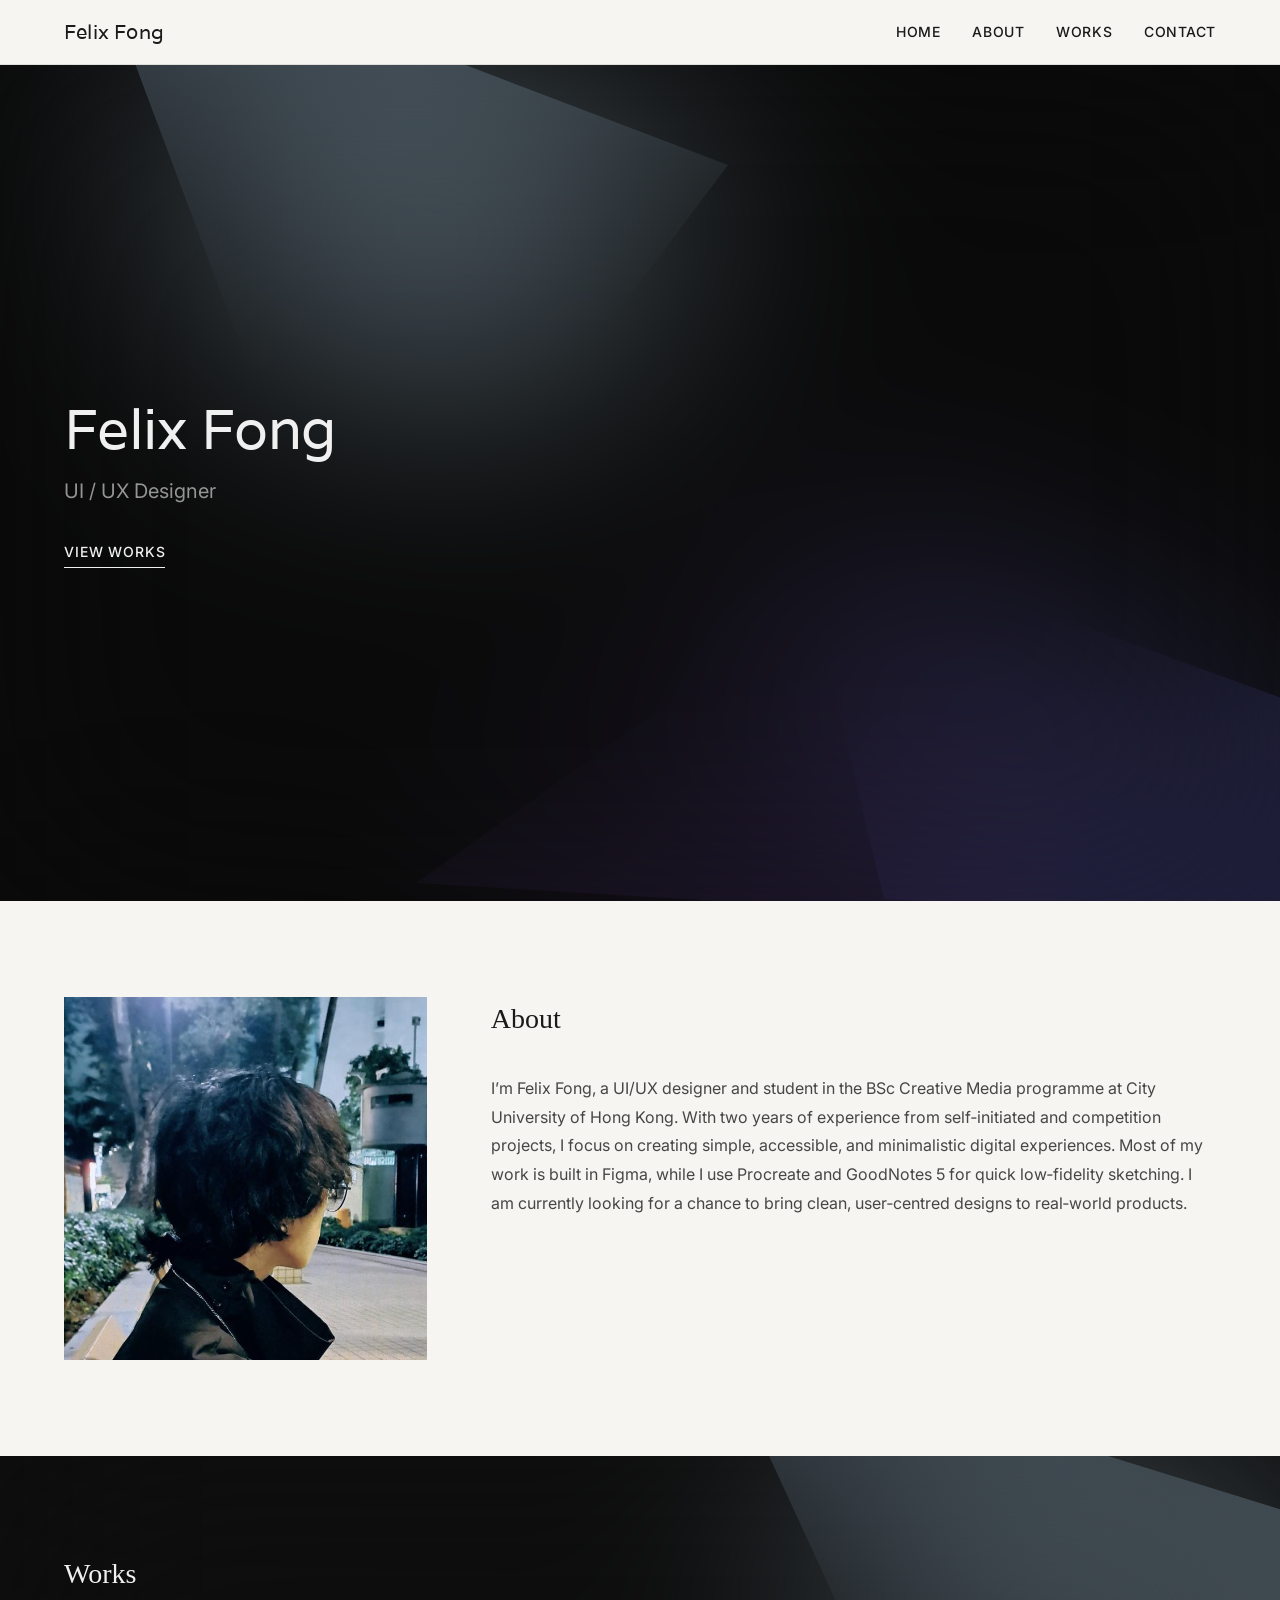
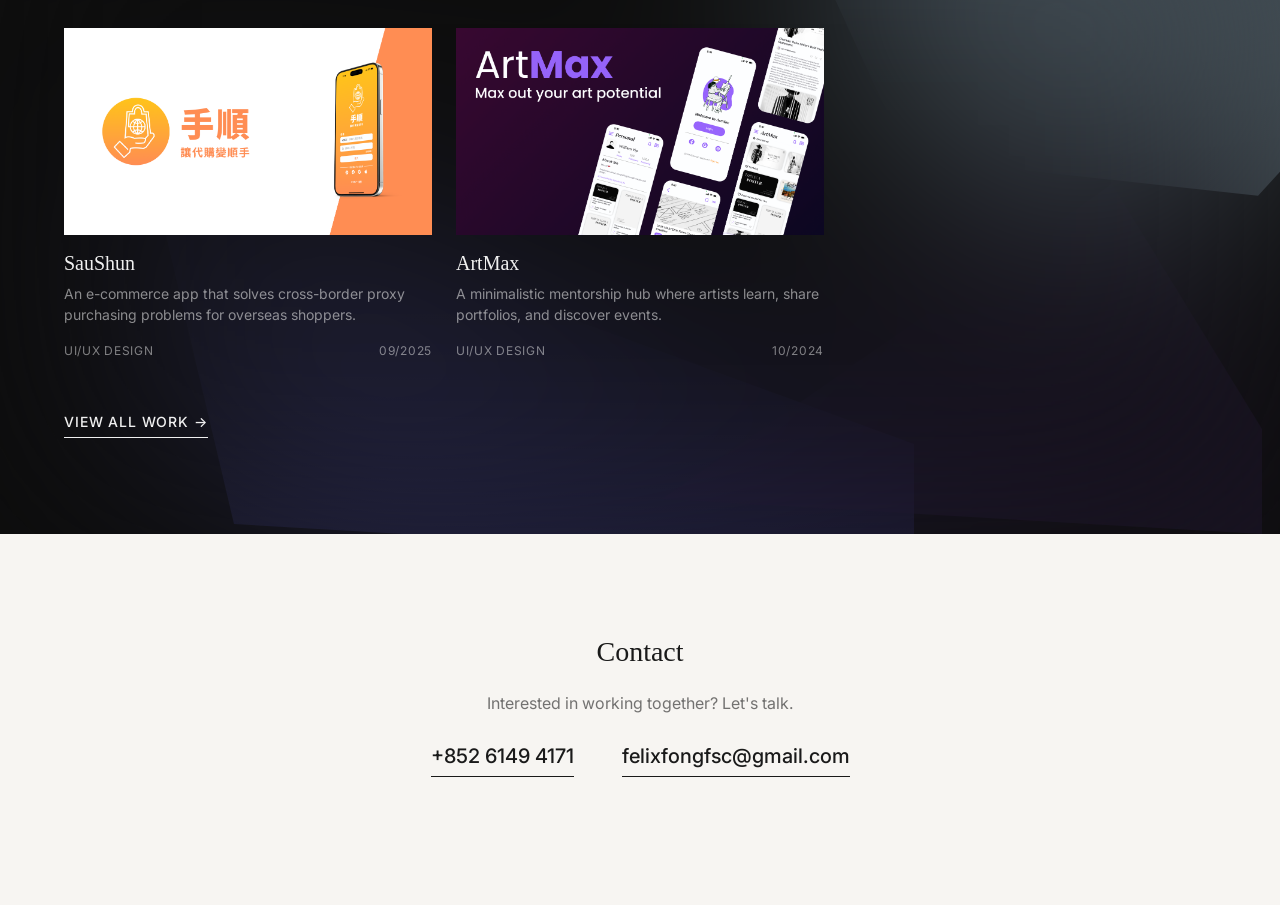
<file: index.html>
<!DOCTYPE html>
<html lang="en">

<head>
  <meta charset="UTF-8">
  <meta name="viewport" content="width=device-width, initial-scale=1.0">
  <title>Felix Fong | Portfolio</title>
  <link rel="icon" type="image/svg+xml" href="assets/icons/F.svg">
  <link rel="stylesheet" href="css/styles.css">
</head>

<body>

  <header class="site-header"></header>

  <main>
    <!-- ===================== HOME ===================== -->
    <section id="home" class="home">
      <div class="home__blobs" aria-hidden="true">
        <div class="home__blob home__blob--1"></div>
        <div class="home__blob home__blob--2"></div>
        <div class="home__blob home__blob--3"></div>
      </div>
      <div class="home__inner">
        <h1 class="home__name">Felix Fong</h1>
        <p class="home__subtitle">UI / UX Designer</p>
        <a href="#works" class="home__cta">View Works</a>
      </div>
    </section>

    <!-- ===================== ABOUT ===================== -->
    <section id="about" class="about">
      <div class="about__inner">
        <div class="about__photo">
          <img src="assets/images/profile.jpg" alt="Felix Fong" width="400" height="400">
        </div>
        <div class="about__bio">
          <h2 class="section-title">About</h2>
          <p>
            I’m Felix Fong, a UI/UX designer and student in the BSc Creative Media programme at City University of Hong
            Kong. With two years of experience from self‑initiated and competition projects, I focus on creating simple,
            accessible, and minimalistic digital experiences. Most of my work is built in Figma, while I use Procreate
            and GoodNotes 5 for quick low‑fidelity sketching. I am currently looking for a chance to bring clean,
            user‑centred designs to real‑world products.
          </p>
        </div>
      </div>
    </section>

    <!-- ===================== WORKS HIGHLIGHTS ===================== -->
    <section id="works" class="works-highlights">
      <div class="works-highlights__blobs" aria-hidden="true">
        <div class="works-highlights__blob works-highlights__blob--1"></div>
        <div class="works-highlights__blob works-highlights__blob--2"></div>
        <div class="works-highlights__blob works-highlights__blob--3"></div>
      </div>
      <div class="works-highlights__inner">
        <h2 class="section-title">Works</h2>

        <ul class="project-list" role="list" data-project-list="highlights"></ul>

        <a href="works.html" class="works-highlights__cta">View All Work →</a>
      </div>
    </section>

    <!-- ===================== CONTACT ===================== -->
    <section id="contact" class="contact">
      <h2 class="section-title">Contact</h2>
      <p class="contact__prompt">Interested in working together? Let's talk.</p>
      <div class="contact__methods">
        <a href="tel:+85261494171" class="contact__phone">+852 6149 4171</a>
        <a href="mailto:felixfongfsc@gmail.com" class="contact__email">felixfongfsc@gmail.com</a>
      </div>
    </section>
  </main>

  <script src="js/data/projects.js"></script>
  <script src="js/cards.js"></script>
  <script src="js/nav.js"></script>
  <script src="js/lightbox.js"></script>
</body>

</html>
</file>
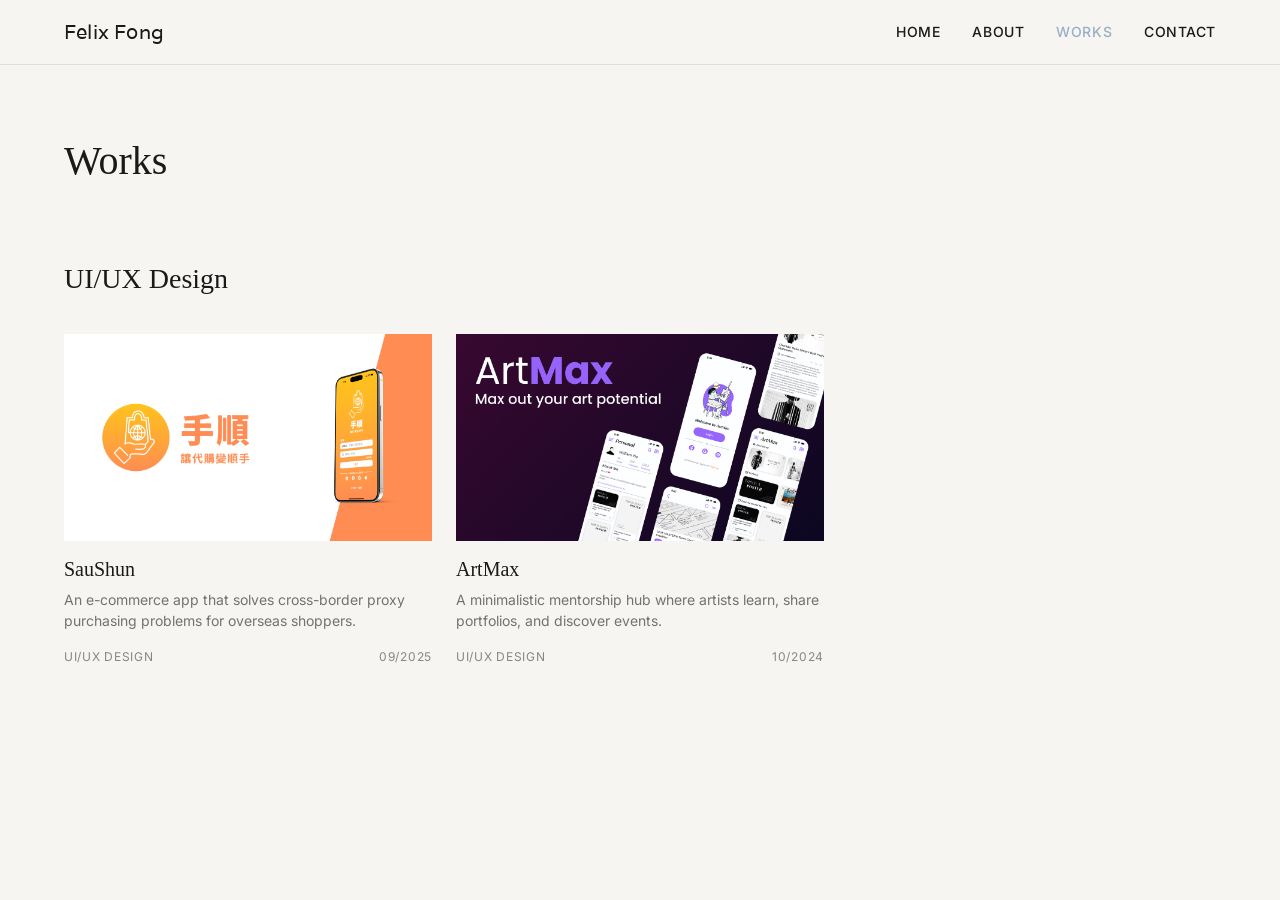
<file: works.html>
<!DOCTYPE html>
<html lang="en">
<head>
  <meta charset="UTF-8">
  <meta name="viewport" content="width=device-width, initial-scale=1.0">
  <title>Works | Felix Fong</title>
  <link rel="icon" type="image/svg+xml" href="assets/icons/F.svg">
  <link rel="stylesheet" href="css/styles.css">
</head>
<body>

  <header class="site-header"></header>

  <main class="works-page">
    <div class="works-page__inner">
      <h1 class="page-title">Works</h1>

      <div class="discipline">
        <h2 class="discipline__name">UI/UX Design</h2>
        <ul class="project-list" role="list" data-project-list="UI/UX Design"></ul>
      </div>
      
    </div>
  </main>

  <script src="js/data/projects.js"></script>
  <script src="js/cards.js"></script>
  <script src="js/nav.js"></script>
  <script src="js/lightbox.js"></script>
</body>
</html>
</file>
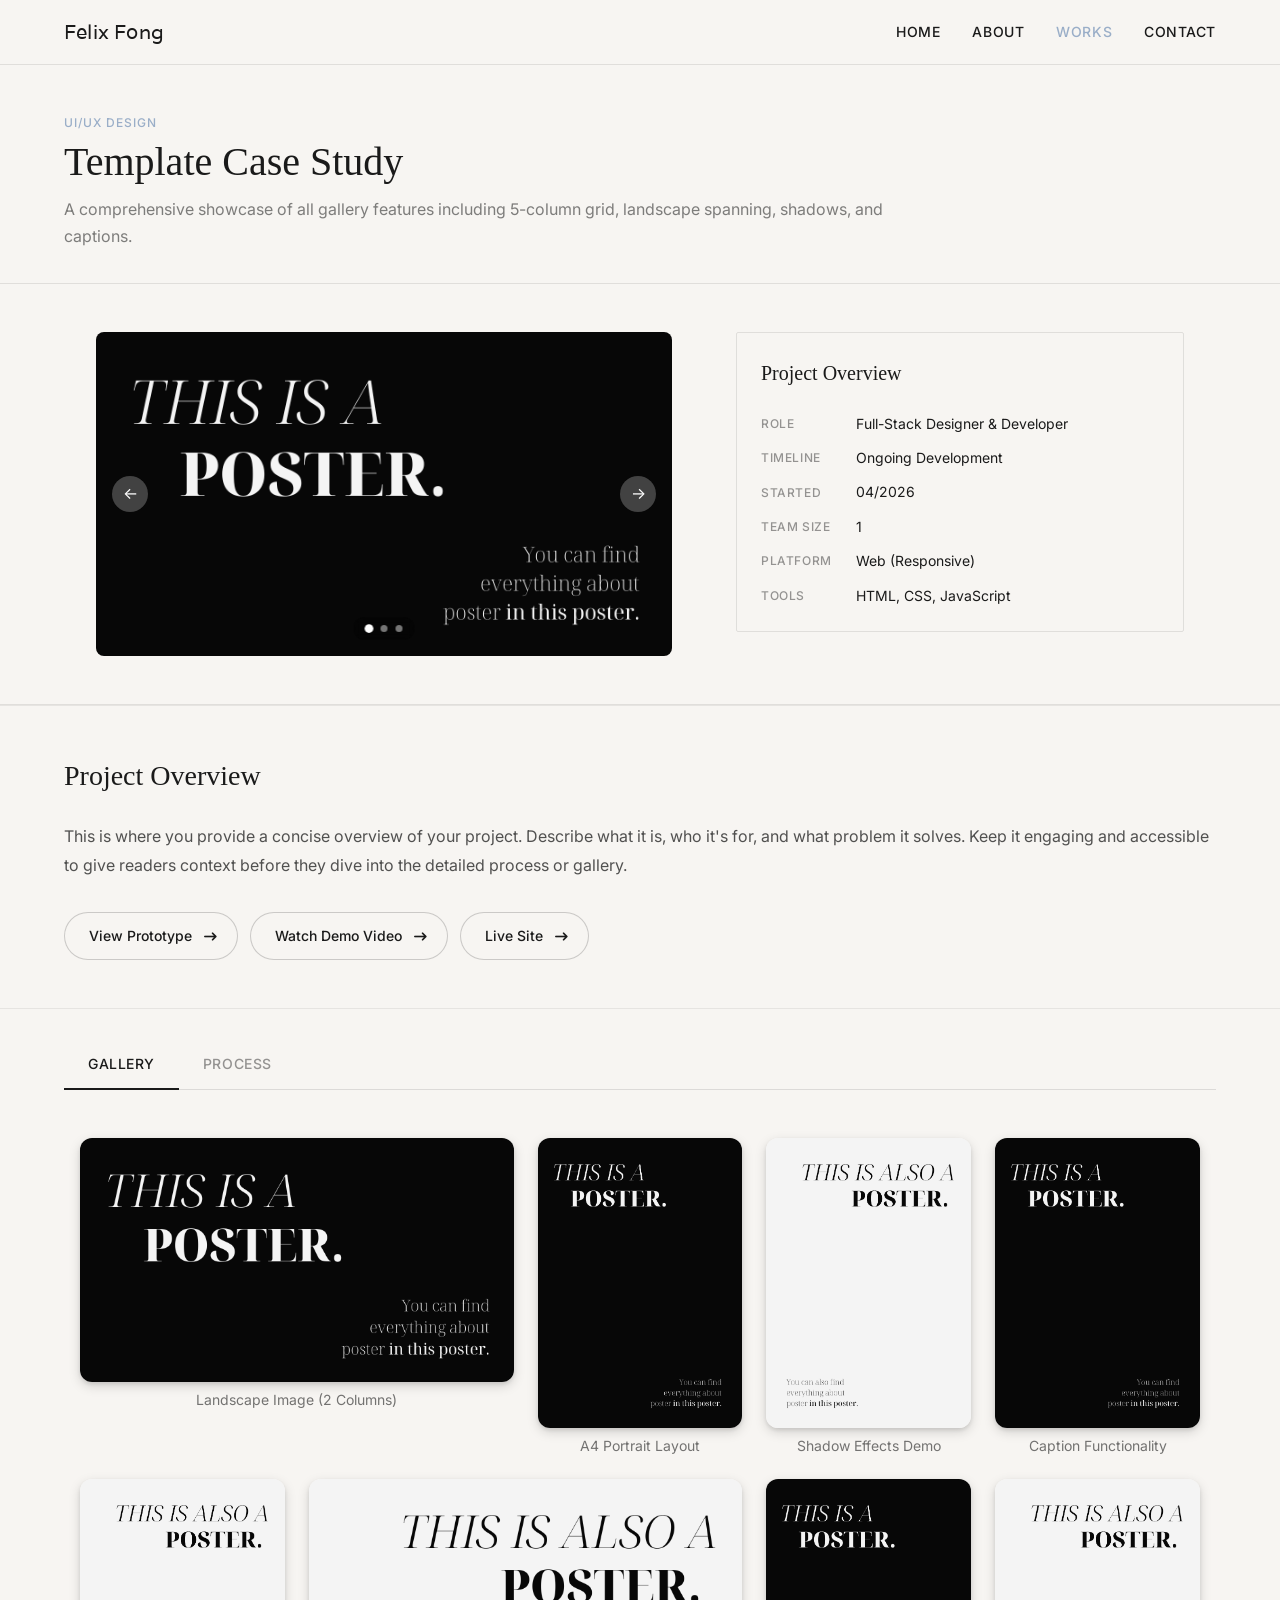
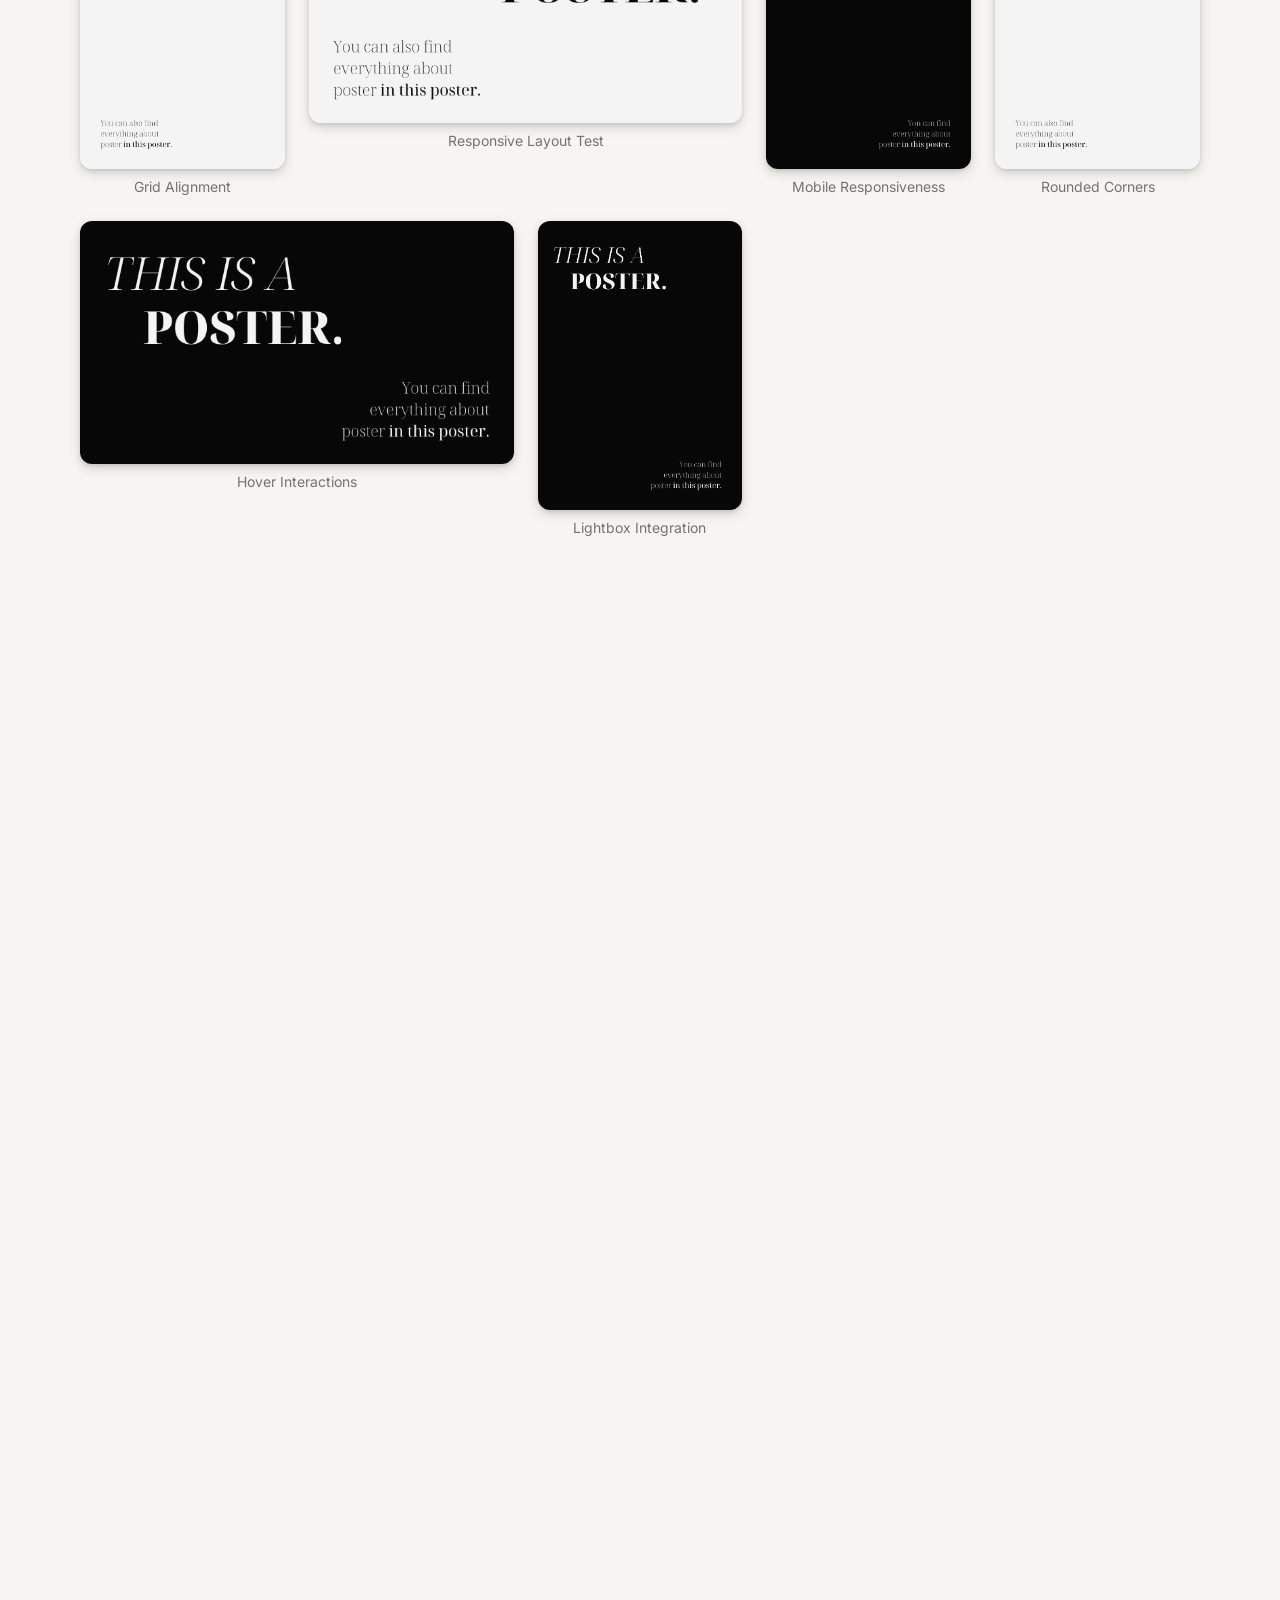
<file: works/template.html>
<!DOCTYPE html>
<html lang="en">
<head>
  <meta charset="UTF-8">
  <meta name="viewport" content="width=device-width, initial-scale=1.0">
  <title>Template Case Study | Felix Fong</title>
  <link rel="icon" type="image/svg+xml" href="../assets/icons/F.svg">
  <link rel="stylesheet" href="../css/styles.css">
</head>
<body>

  <header class="site-header"></header>

  <main class="case-study-page">
    <article class="case-study">

      <!-- ===================== TITLE — populated by casestudy.js ===================== -->
      <header class="cs-header">
        <div class="cs-header__inner">
          <p class="cs-header__discipline"></p>
          <h1 class="cs-title"></h1>
          <p class="cs-header__caption"></p>
        </div>
      </header>

      <!-- ===================== HERO: SLIDESHOW + OVERVIEW ===================== -->
      <div class="cs-hero">
        <div class="cs-hero__inner">

          <!-- Left: slideshow — built by casestudy.js -->
          <div class="cs-slideshow" aria-label="Project images"></div>

          <!-- Right: overview panel — meta-grid populated by casestudy.js -->
          <aside class="cs-overview" aria-labelledby="cs-overview-heading">
            <h2 id="cs-overview-heading" class="cs-overview__title">Project Overview</h2>
            <dl class="meta-grid"></dl>
          </aside>

        </div><!-- /.cs-hero__inner -->
      </div><!-- /.cs-hero -->

      <!-- ===================== PROJECT DESCRIPTION ===================== -->
      <section class="cs-description">
        <div class="cs-description__inner">
          <h2 class="cs-description__title">Project Overview</h2>
          <p class="cs-description__text">
            This is where you provide a concise overview of your project. Describe what it is, who it's for, 
            and what problem it solves. Keep it engaging and accessible to give readers context before they 
            dive into the detailed process or gallery.
          </p>
          
          <!-- Example button group for prototype/video links -->
          <div class="cs-btn-group">
            <a href="#" class="cs-btn">View Prototype <span class="material-symbols-rounded">arrow_right_alt</span></a>
            <a href="#" class="cs-btn">Watch Demo Video <span class="material-symbols-rounded">arrow_right_alt</span></a>
            <a href="#" class="cs-btn">Live Site <span class="material-symbols-rounded">arrow_right_alt</span></a>
          </div>
        </div>
      </section>

      <!-- ===================== TABS ===================== -->
      <div class="cs-tabs">
        <div class="cs-tabs__bar" role="tablist" aria-label="Case study sections">
          <button class="cs-tabs__tab cs-tabs__tab--active" role="tab" aria-selected="true"  aria-controls="tab-gallery" id="btn-gallery">Gallery</button>
          <button class="cs-tabs__tab"                      role="tab" aria-selected="false" aria-controls="tab-process" id="btn-process">Process</button>
        </div>

        <!-- GALLERY TAB — populated by casestudy.js -->
        <div class="cs-tabs__panel" id="tab-gallery" role="tabpanel" aria-labelledby="btn-gallery">
          <div class="cs-gallery"></div>
        </div>

        <!-- PROCESS TAB -->
        <div class="cs-tabs__panel cs-tabs__panel--hidden" id="tab-process" role="tabpanel" aria-labelledby="btn-process">

          <!-- The Problem -->
          <section class="cs-section cs-problem" aria-labelledby="cs-problem-heading">
            <h2 id="cs-problem-heading" class="cs-section-title">The Problem</h2>
            
            <!-- Text-only workflow step -->
            <div class="workflow-step workflow-step--text-only">
              <div class="workflow-step__content">
                <h3 class="workflow-step__title">Text-Only Layout Example</h3>
                <p class="workflow-step__text">
                  <strong>Classes used:</strong> <code>.workflow-step--text-only</code>
                </p>
                <p class="workflow-step__text">
                  This layout is for text-only content without images. It has a max-width of 68ch for 
                  optimal readability. Use this when you want to present narrative content, problem 
                  statements, or conclusions without accompanying visuals.
                </p>
              </div>
            </div>

            <!-- Full-width text-only workflow step -->
            <div class="workflow-step workflow-step--text-only workflow-step--full-width">
              <div class="workflow-step__content">
                <h3 class="workflow-step__title">Full-Width Text-Only Layout Example</h3>
                <p class="workflow-step__text">
                  <strong>Classes used:</strong> <code>.workflow-step--text-only</code> + <code>.workflow-step--full-width</code>
                </p>
                <p class="workflow-step__text">
                  This variant removes the 68ch width constraint, allowing text to extend to the full available width of the container. This is useful when you need to display wide content like tables, code blocks, or when you want the text to span the entire content area for visual emphasis. The full-width modifier overrides the default max-width constraint while maintaining all other text-only styling.
                </p>
              </div>
            </div>

            <!-- Row layout for multiple workflow steps side by side -->
            <div class="workflow-step-row ">
              <div class="workflow-step workflow-step--text-only">
                <div class="workflow-step__content">
                  <h3 class="workflow-step__title">Side-by-Side Layout (Left)</h3>
                  <p class="workflow-step__text">
                    <strong>Classes used:</strong> <code>.workflow-step-row</code> containing multiple <code>.workflow-step--text-only</code>
                  </p>
                  <p class="workflow-step__text">
                    The workflow-step-row class creates a grid layout that displays multiple workflow steps 
                    side by side on desktop (48rem+) and stacks them vertically on mobile. Perfect for 
                    presenting related problems, solutions, or comparative content.
                  </p>
                </div>
              </div>

              <div class="workflow-step workflow-step--text-only">
                <div class="workflow-step__content">
                  <h3 class="workflow-step__title">Side-by-Side Layout (Right)</h3>
                  <p class="workflow-step__text">
                    <strong>Responsive behavior:</strong> Two columns on desktop, single column on mobile
                  </p>
                  <p class="workflow-step__text">
                    Each workflow step within the row maintains its individual styling and modifiers. 
                    The row removes bottom margins and padding from child steps to prevent excessive 
                    spacing. Use this when you want to present multiple related points or comparisons 
                    in a balanced layout.
                  </p>
                </div>
              </div>
            </div>

            <!-- Photo left, text right -->
            <div class="workflow-step workflow-step--left-photo">
              <div class="workflow-step__photo workflow-step__photo--full-height">
                <img src="../assets/images/placeholder/placeholder-A4-A.png" alt="Problem analysis wireframe">
                <p class="workflow-step__photo-caption">Photo with full height enabled</p>
              </div>
              <div class="workflow-step__content">
                <h3 class="workflow-step__title">Photo Left, Text Right (Full Height)</h3>
                <p class="workflow-step__text">
                  <strong>Classes used:</strong> <code>.workflow-step--left-photo</code> + <code>.workflow-step__photo--full-height</code>
                </p>
                <p class="workflow-step__text">
                  This layout places the photo on the left and text on the right. The <code>--full-height</code> 
                  modifier allows the photo to display at its natural height without being constrained to match 
                  the text box height. Perfect for tall images like portraits or A4 documents.
                </p>
              </div>
            </div>

            <!-- Small photo variant -->
            <div class="workflow-step workflow-step--left-photo workflow-step--photo-small">
              <div class="workflow-step__photo">
                <img src="../assets/images/placeholder/placeholder-A4-B.png" alt="Small photo example">
                <p class="workflow-step__photo-caption">Small photo (1/3 width)</p>
              </div>
              <div class="workflow-step__content">
                <h3 class="workflow-step__title">Small Photo Layout</h3>
                <p class="workflow-step__text">
                  <strong>Classes used:</strong> <code>.workflow-step--left-photo</code> + <code>.workflow-step--photo-small</code>
                </p>
                <p class="workflow-step__text">
                  The small photo variant makes the photo take only 1/3 of the available width, giving more space 
                  to text content. The grid adjusts automatically based on photo position: left-photo uses 
                  <code>1fr 2fr</code> while right-photo uses <code>2fr 1fr</code> to ensure the photo always 
                  gets the smaller portion regardless of its position.
                </p>
                <ul>
                  <li><strong>Photo size:</strong> 1/3 of container width</li>
                  <li><strong>Text space:</strong> 2/3 of container width</li>
                  <li><strong>Best for:</strong> Text-heavy content with supporting images</li>
                </ul>
              </div>
            </div>

            <!-- Large photo variant -->
            <div class="workflow-step workflow-step--right-photo workflow-step--photo-large">
              <div class="workflow-step__content">
                <h3 class="workflow-step__title">Large Photo Layout</h3>
                <p class="workflow-step__text">
                  <strong>Classes used:</strong> <code>.workflow-step--right-photo</code> + <code>.workflow-step--photo-large</code>
                </p>
                <p class="workflow-step__text">
                  The large photo variant makes the photo take 2/3 of the available width, emphasizing the visual. 
                  The grid columns automatically adjust: left-photo uses <code>2fr 1fr</code> while right-photo 
                  uses <code>1fr 2fr</code> to ensure the photo always gets the larger portion regardless of 
                  whether it's positioned left or right.
                </p>
                <ul>
                  <li><strong>Photo size:</strong> 2/3 of container width</li>
                  <li><strong>Text space:</strong> 1/3 of container width</li>
                  <li><strong>Best for:</strong> Visual-focused content with minimal text</li>
                </ul>
              </div>
              <div class="workflow-step__photo">
                <img src="../assets/images/placeholder/placeholder-16-9-A.png" alt="Large photo example">
                <p class="workflow-step__photo-caption">Large photo (2/3 width)</p>
              </div>
            </div>

            <blockquote class="evidence-callout">
              <p>"This template demonstrates all workflow step layout options with clear examples of 
              each CSS class and its intended use case."</p>
              <cite>— Template Documentation</cite>
            </blockquote>

            <!-- Example of case study buttons -->
            <div class="workflow-step workflow-step--text-only">
              <div class="workflow-step__content">
                <h3 class="workflow-step__title">Case Study Buttons</h3>
                <p class="workflow-step__text">
                  Use these buttons in the description section to link to prototypes, videos, or other external resources.
                  The buttons have rounded corners and a simple hover effect that inverts the colors.
                </p>
                
                <!-- Button group example -->
                <div class="cs-btn-group">
                  <a href="#" class="cs-btn">View Prototype <span class="material-symbols-rounded">arrow_right_alt</span></a>
                  <a href="#" class="cs-btn">Watch Demo Video <span class="material-symbols-rounded">arrow_right_alt</span></a>
                  <a href="#" class="cs-btn">Live Site <span class="material-symbols-rounded">arrow_right_alt</span></a>
                </div>
                
                <p class="workflow-step__text">
                  <strong>Usage:</strong>
                </p>
                <ul>
                  <li><code>.cs-btn</code> - Button with rounded corners (16px border-radius)</li>
                  <li><code>.cs-btn-group</code> - Container for multiple buttons</li>
                  <li><strong>Hover effect:</strong> Background becomes accent color, text becomes background color</li>
                </ul>
              </div>
            </div>
          </section>

          <!-- Ideation -->
          <section class="cs-section cs-ideation" aria-labelledby="cs-ideation-heading">
            <h2 id="cs-ideation-heading" class="cs-section-title">Design Process &amp; Ideation</h2>
            
            <!-- Text left, photo right -->
            <div class="workflow-step workflow-step--right-photo">
              <div class="workflow-step__content">
                <h3 class="workflow-step__title">Text Left, Photo Right (Height Constrained)</h3>
                <p class="workflow-step__text">
                  <strong>Classes used:</strong> <code>.workflow-step--right-photo</code> (without <code>--full-height</code>)
                </p>
                <p class="workflow-step__text">
                  This layout places text on the left and photo on the right. Without the <code>--full-height</code> 
                  modifier, the photo is constrained to a max-height of 24rem and maintains its aspect ratio. 
                  The photo will shrink proportionally if it's taller than the constraint.
                </p>
                <ul>
                  <li><strong>Default behavior:</strong> Photo height limited to 24rem</li>
                  <li><strong>Aspect ratio:</strong> Always maintained with <code>width: auto</code></li>
                  <li><strong>Shadow:</strong> Applied to actual image, not container box</li>
                </ul>
              </div>
              <div class="workflow-step__photo">
                <img src="../assets/images/placeholder/placeholder-16-9-A.png" alt="Design sketches and wireframes">
                <p class="workflow-step__photo-caption">Photo with height constraint (24rem max)</p>
              </div>
            </div>

            <!-- Centered photo layout with multiple images -->
            <div class="workflow-step workflow-step--photo-center">
              <div class="workflow-step__content">
                <h3 class="workflow-step__title">Centered Layout with Multiple Images</h3>
                <p class="workflow-step__text">
                  <strong>Classes used:</strong> <code>.workflow-step--photo-center</code> + <code>.workflow-step__photo--multiple</code>
                </p>
              </div>
              <div class="workflow-step__photo workflow-step__photo--multiple">
                <div class="workflow-step__photo-item">
                  <img src="../assets/images/placeholder/placeholder-16-9-B.png" alt="Mobile prototype">
                  <p class="workflow-step__photo-caption">Image 1</p>
                </div>
                <div class="workflow-step__photo-item">
                  <img src="../assets/images/placeholder/placeholder-16-9-A.png" alt="Tablet prototype">
                  <p class="workflow-step__photo-caption">Image 2</p>
                </div>
                <div class="workflow-step__photo-item">
                  <img src="../assets/images/placeholder/placeholder-16-9-B.png" alt="Desktop prototype">
                  <p class="workflow-step__photo-caption">Image 3</p>
                </div>
              </div>
              <div class="workflow-step__content">
                <p class="workflow-step__text">
                  This layout centers everything on the page with text above and below the images. 
                  The <code>--multiple</code> modifier arranges images horizontally in a grid (auto-fit, min 14rem per image). 
                  On mobile, images stack vertically. Perfect for showing multiple views or iterations side by side.
                </p>
              </div>
            </div>

            <!-- Multiple images example -->
            <div class="workflow-step workflow-step--left-photo">
              <div class="workflow-step__photo workflow-step__photo--multiple">
                <div class="workflow-step__photo-item">
                  <img src="../assets/images/placeholder/placeholder.png" alt="Iteration 1">
                  <p class="workflow-step__photo-caption">Iteration 1</p>
                </div>
                <div class="workflow-step__photo-item">
                  <img src="../assets/images/placeholder/placeholder.png" alt="Iteration 2">
                  <p class="workflow-step__photo-caption">Iteration 2</p>
                </div>
                <div class="workflow-step__photo-item">
                  <img src="../assets/images/placeholder/placeholder.png" alt="Final iteration">
                  <p class="workflow-step__photo-caption">Iteration 3</p>
                </div>
              </div>
              <div class="workflow-step__content">
                <h3 class="workflow-step__title">Photo Left with Multiple Images</h3>
                <p class="workflow-step__text">
                  <strong>Classes used:</strong> <code>.workflow-step--left-photo</code> + <code>.workflow-step__photo--multiple</code>
                </p>
                <p class="workflow-step__text">
                  This combines the left-photo layout with multiple images. Images are arranged in a grid 
                  (auto-fit, min 12rem per image) on the left side, with text content on the right. 
                  Great for showing design iterations, variations, or comparative views while maintaining 
                  the two-column layout structure.
                </p>
              </div>
            </div>

            <!-- Two photos horizontal example -->
            <div class="workflow-step workflow-step--right-photo">
              <div class="workflow-step__content">
                <h3 class="workflow-step__title">Two Photos - Horizontal Layout</h3>
                <p class="workflow-step__text">
                  <strong>Classes used:</strong> <code>.workflow-step--right-photo</code> + <code>.workflow-step__photo--two-horizontal</code>
                </p>
                <p class="workflow-step__text">
                  Perfect for before/after comparisons, side-by-side mockups, or any two related images 
                  that benefit from horizontal comparison. On desktop, photos display side by side. 
                  On mobile, they stack vertically for better viewing.
                </p>
              </div>
              <div class="workflow-step__photo workflow-step__photo--two-horizontal">
                <div class="workflow-step__photo-item">
                  <img src="../assets/images/placeholder/placeholder-16-9-A.png" alt="Before state">
                  <p class="workflow-step__photo-caption">Before</p>
                </div>
                <div class="workflow-step__photo-item">
                  <img src="../assets/images/placeholder/placeholder-16-9-B.png" alt="After state">
                  <p class="workflow-step__photo-caption">After</p>
                </div>
              </div>
            </div>

            <!-- Two photos vertical example -->
            <div class="workflow-step workflow-step--left-photo">
              <div class="workflow-step__photo workflow-step__photo--two-vertical">
                <div class="workflow-step__photo-item">
                  <img src="../assets/images/placeholder/placeholder-A4-A.png" alt="Mobile view">
                  <p class="workflow-step__photo-caption">Mobile Layout</p>
                </div>
                <div class="workflow-step__photo-item">
                  <img src="../assets/images/placeholder/placeholder-A4-B.png" alt="Desktop view">
                  <p class="workflow-step__photo-caption">Desktop Layout</p>
                </div>
              </div>
              <div class="workflow-step__content">
                <h3 class="workflow-step__title">Two Photos - Vertical Layout</h3>
                <p class="workflow-step__text">
                  <strong>Classes used:</strong> <code>.workflow-step--left-photo</code> + <code>.workflow-step__photo--two-vertical</code>
                </p>
                <p class="workflow-step__text">
                  Ideal for showing sequential steps, progressive states, or when you want to maintain 
                  a vertical narrative flow. Photos remain stacked vertically even on desktop, with 
                  a centered, constrained width for optimal viewing. Great for tall images like mobile 
                  screens or documents.
                </p>
              </div>
            </div>
          </section>

          <!-- The Work -->
          <section class="cs-section cs-work" aria-labelledby="cs-work-heading">
            <h2 id="cs-work-heading" class="cs-section-title">Final Implementation</h2>
            
            <!-- Photo left, text right -->
            <div class="workflow-step workflow-step--left-photo">
              <div class="workflow-step__photo">
                <img src="../assets/images/placeholder/placeholder-A4-B.png" alt="Final design system">
                <p class="workflow-step__photo-caption">Single photo with height constraint</p>
              </div>
              <div class="workflow-step__content">
                <h3 class="workflow-step__title">Photo Left, Text Right (Standard)</h3>
                <p class="workflow-step__text">
                  <strong>Classes used:</strong> <code>.workflow-step--left-photo</code> (without modifiers)
                </p>
                <p class="workflow-step__text">
                  This is the standard left-photo layout without the <code>--full-height</code> modifier. 
                  The photo is constrained to 24rem max-height and centered vertically with the text content. 
                  The image maintains its aspect ratio and the shadow follows the actual image shape.
                </p>
                <ul>
                  <li><strong>Layout:</strong> Two-column grid (1fr 1fr) on desktop, single column on mobile</li>
                  <li><strong>Alignment:</strong> Photo and text are vertically centered</li>
                  <li><strong>Spacing:</strong> 12rem gap between columns on desktop</li>
                  <li><strong>Responsive:</strong> Collapses to single column below 768px</li>
                </ul>
              </div>
            </div>

            <!-- Text-only conclusion -->
            <div class="workflow-step workflow-step--text-only">
              <div class="workflow-step__content">
                <h3 class="workflow-step__title">Summary of Available Classes</h3>
                <p class="workflow-step__text">
                  <strong>Layout Options:</strong>
                </p>
                <ul>
                  <li><code>.workflow-step--text-only</code> - Text-only content, max-width 68ch</li>
                  <li><code>.workflow-step--left-photo</code> - Photo left, text right, two-column grid (1:1 ratio)</li>
                  <li><code>.workflow-step--right-photo</code> - Text left, photo right, two-column grid (1:1 ratio)</li>
                  <li><code>.workflow-step--photo-center</code> - Centered layout with text above/below photo</li>
                </ul>
                <p class="workflow-step__text">
                  <strong>Photo Size Variants (for left-photo and right-photo):</strong>
                </p>
                <ul>
                  <li><code>.workflow-step--photo-small</code> - Photo takes 1/3 width, text takes 2/3 (text-focused)</li>
                  <li><code>.workflow-step--photo-large</code> - Photo takes 2/3 width, text takes 1/3 (visual-focused)</li>
                  <li><em>Default (no modifier)</em> - Photo and text each take 1/2 width (balanced)</li>
                </ul>
                <p class="workflow-step__text">
                  <strong>Container Options:</strong>
                </p>
                <ul>
                  <li><code>.workflow-step-row</code> - Container for side-by-side workflow steps (2 columns on desktop, 1 on mobile)</li>
                </ul>
                <p class="workflow-step__text">
                  <strong>Layout Modifiers:</strong>
                </p>
                <ul>
                  <li><code>.workflow-step--full-width</code> - Remove width constraint from text-only layouts (use with <code>.workflow-step--text-only</code>)</li>
                </ul>
                <p class="workflow-step__text">
                  <strong>Photo Modifiers:</strong>
                </p>
                <ul>
                  <li><code>.workflow-step__photo--full-height</code> - Remove height constraint, show photo at natural size</li>
                  <li><code>.workflow-step__photo--multiple</code> - Display multiple images in a flexible grid layout (auto-fit)</li>
                  <li><code>.workflow-step__photo--two-horizontal</code> - Display exactly 2 images side by side on desktop, stacked on mobile</li>
                  <li><code>.workflow-step__photo--two-vertical</code> - Display exactly 2 images stacked vertically, even on desktop</li>
                </ul>
              </div>
            </div>
          </section>

        </div><!-- /#tab-process -->
      </div><!-- /.cs-tabs -->

    </article>
  </main>

  <script src="../js/data/projects.js"></script>
  <script src="../js/nav.js"></script>
  <script src="../js/lightbox.js"></script>
  <script src="../js/casestudy.js"></script>
</body>
</html>
</file>
<file: css/styles.css>
/* ==========================================================================
   Google Fonts
   ========================================================================== */

@import url("https://fonts.googleapis.com/css2?family=Varela&family=Inter:wght@400;500;600&display=swap");

/* ==========================================================================
   Design Tokens
   ========================================================================== */

:root {
  /* Dark frosted gradient — used on Home and Works Highlights sections */
  --gradient-dark: linear-gradient(160deg, rgba(10,10,10,0.97) 0%, rgba(30,30,30,0.88) 55%, rgba(50,50,50,0.75) 100%);
  --color-bg:     #F7F5F2;
  --color-ink:    #1A1A1A;
  --color-accent: #9AAEC8;

  /* Typography (≤ 2 typefaces — Requirement 4.2) */
  --font-name: "Varela", sans-serif;
  --font-display: "Cormorant Garamond", Georgia, serif;
  --font-body:    "Inter", system-ui, sans-serif;
  --font-work-sans: "Work Sans", sans-serif;
  --font-wittgenstein: "Wittgenstein", serif;
  --font-m-plus-roundedr-1c: "M PLUS Rounded 1c", sans-serif;

  /* Type scale — relative units (Requirement 5.4) */
  --text-xs:   0.75rem;
  --text-sm:   0.875rem;
  --text-base: 1rem;
  --text-lg:   1.25rem;
  --text-xl:   1.75rem;
  --text-2xl:  2.5rem;
  --text-3xl:  3.5rem;

  /* Spacing scale — base-8, rem (Requirement 5.4) */
  --space-1:  0.25rem;
  --space-2:  0.5rem;
  --space-3:  0.75rem;
  --space-4:  1rem;
  --space-6:  1.5rem;
  --space-8:  2rem;
  --space-12: 3rem;
  --space-16: 4rem;
  --space-24: 6rem;
}

/* ==========================================================================
   CSS Reset & Base Styles
   ========================================================================== */

*, *::before, *::after {
  box-sizing: border-box;
}

* {
  margin: 0;
  padding: 0;
}

html {
  scroll-behavior: smooth;
  font-size: 100%; /* respect user browser font-size preference */
}

body {
  background-color: var(--color-bg);
  color: var(--color-ink);
  font-family: var(--font-body);
  font-size: var(--text-base);
  line-height: 1.6;
  -webkit-font-smoothing: antialiased;
  -moz-osx-font-smoothing: grayscale;
}

img, video {
  max-width: 100%;
  height: auto;
  display: block;
}

ul, ol {
  list-style: none;
}

a {
  color: inherit;
  text-decoration: none;
}

button {
  background: none;
  border: none;
  cursor: pointer;
  font: inherit;
  color: inherit;
}

/* Screen-reader only utility */
.sr-only {
  position: absolute;
  width: 1px;
  height: 1px;
  padding: 0;
  margin: -1px;
  overflow: hidden;
  clip: rect(0, 0, 0, 0);
  white-space: nowrap;
  border: 0;
}

/* ==========================================================================
   Navbar (Requirements 1.1, 1.5, 5.2)
   ========================================================================== */

.site-header {
  position: sticky;
  top: 0;
  z-index: 100;
  background-color: var(--color-bg);
  border-bottom: 1px solid color-mix(in srgb, var(--color-ink) 10%, transparent);
}

.nav {
  display: flex;
  align-items: center;
  justify-content: space-between;
  margin-inline: auto;
  padding-block: var(--space-4);
  padding-inline: clamp(1rem, 5vw, 4rem);
  font-family: var(--font-body);
  color: var(--color-ink);
}

/* Logo */
.nav__logo {
  font-family: var(--font-name);
  font-size: var(--text-lg);
  font-weight: 500;
  letter-spacing: 0.01em;
}

/* Nav links list */
.nav__links {
  display: flex;
  gap: var(--space-8);
  align-items: center;
}

.nav__link {
  font-size: var(--text-sm);
  font-weight: 500;
  letter-spacing: 0.04em;
  text-transform: uppercase;
  position: relative;
  padding-bottom: var(--space-1);
  transition: color 0.2s ease;
}

/* Active indicator — underline using accent colour */
.nav__link--active,
.nav__link:hover {
  color: var(--color-accent);
}

/* Hamburger toggle — hidden on desktop */
.nav__toggle {
  display: none;
  flex-direction: column;
  justify-content: center;
  align-items: center;
  width: 2rem;
  height: 2rem;
  gap: 5px;
  padding: var(--space-1);
}

.nav__hamburger,
.nav__hamburger::before,
.nav__hamburger::after {
  display: block;
  width: 1.25rem;
  height: 1.5px;
  background-color: var(--color-ink);
  transition: transform 0.25s ease, opacity 0.25s ease;
}

.nav__hamburger {
  position: relative;
}

.nav__hamburger::before,
.nav__hamburger::after {
  content: "";
  position: absolute;
  left: 0;
}

.nav__hamburger::before { top: -5px; }
.nav__hamburger::after  { top:  5px; }

/* Mobile (< 768px) */
@media (max-width: 47.9375rem) {
  .nav__toggle {
    display: flex;
  }

  .nav__links {
    position: absolute;
    top: 100%;
    left: 0;
    right: 0;
    flex-direction: column;
    align-items: flex-start;
    gap: 0;
    background-color: var(--color-bg);
    border-bottom: 1px solid color-mix(in srgb, var(--color-ink) 10%, transparent);
    padding: 0 clamp(1rem, 5vw, 4rem);
    max-height: 0;
    overflow: hidden;
    opacity: 0;
    transition: max-height 0.1s ease, opacity 0.1s ease, padding 0.1s ease;
  }

  .nav__links.nav__links--open {
    max-height: 20rem;
    opacity: 1;
    padding: var(--space-4) clamp(1rem, 5vw, 4rem);
  }

  .nav__link {
    padding-block: var(--space-3);
    width: 100%;
  }
}

/* ==========================================================================
   Layout Utilities
   ========================================================================== */

.section-inner {
  max-width: 72rem;
  margin-inline: auto;
  padding-inline: clamp(1rem, 5vw, 4rem);
}

/* Shared section title */
.section-title {
  font-family: var(--font-display);
  font-size: var(--text-xl);
  font-weight: 400;
  margin-bottom: var(--space-8);
  color: var(--color-ink);
}

/* ==========================================================================
   Home Section (Requirements 1.4)
   ========================================================================== */

.home {
  position: relative;
  overflow: hidden;
  background: #0a0a0a;
  color: #f0f0f0;
  display: flex;
  align-items: center;
  min-height: calc(100svh - 4rem);
  padding-block: var(--space-24);
  padding-inline: clamp(1rem, 5vw, 4rem);
}

/* Blob layer — sits behind the frost */
.home__blobs {
  position: absolute;
  inset: 0;
  z-index: 0;
}

.home__blobs::after {
  content: "";
  position: absolute;
  inset: 0;
  backdrop-filter: blur(120px);
  -webkit-backdrop-filter: blur(120px);
  z-index: 1;
}

.home__blob {
  position: absolute;
  opacity: 0.55;
}

/* Accent blue-slate blob — top left */
.home__blob--1 {
  top: -60px;
  left: 10%;
  width: 600px;
  height: 400px;
  background: linear-gradient(135deg, #6a7e8f, #8096a3);
  clip-path: polygon(0 10%, 30% 0, 100% 40%, 70% 100%, 20% 90%);
}

/* Deep indigo blob — bottom right */
.home__blob--2 {
  bottom: -40px;
  left: 55%;
  width: 900px;
  height: 420px;
  background: linear-gradient(-36deg, #28285a, #3a3a6a);
  clip-path: polygon(10% 0, 100% 70%, 100% 100%, 20% 90%);
}

/* Muted teal blob — bottom left */
.home__blob--3 {
  bottom: -20px;
  left: 20%;
  width: 800px;
  height: 380px;
  background: rgba(38, 28, 58, 0.9);
  clip-path: polygon(80% 0, 100% 70%, 100% 100%, 20% 90%);
}

/* Content sits above the frost layer */
.home__inner {
  position: relative;
  z-index: 2;
  max-width: 72rem;
  width: 100%;
  margin-inline: auto;
}

.home__name {
  font-family: var(--font-name);
  font-size: var(--text-3xl);
  font-weight: 400;
  line-height: 1.1;
  letter-spacing: -0.01em;
  margin-bottom: var(--space-4);
}

.home__subtitle {
  font-family: var(--font-body);
  font-size: var(--text-lg);
  color: rgba(240, 240, 240, 0.6);
  margin-bottom: var(--space-8);
}

.home__cta {
  display: inline-block;
  font-family: var(--font-body);
  font-size: var(--text-sm);
  font-weight: 500;
  letter-spacing: 0.06em;
  text-transform: uppercase;
  padding-bottom: var(--space-1);
  border-bottom: 1px solid #f0f0f0;
  color: #f0f0f0;
  transition: color 0.2s ease, border-color 0.2s ease;
}

.home__cta:hover {
  color: var(--color-accent);
  border-color: var(--color-accent);
}

/* ==========================================================================
   About Section (Requirements 7.1, 7.2, 7.3)
   ========================================================================== */

.about {
  padding-block: var(--space-24);
  padding-inline: clamp(1rem, 5vw, 4rem);
}

.about__inner {
  display: grid;
  grid-template-columns: 1fr;
  gap: var(--space-16);
  max-width: 72rem;
  margin-inline: auto;
}

.about__photo img {
  width: 100%;
  height: auto;
  aspect-ratio: 1 / 1;
  object-fit: cover;
}

.about__bio p {
  font-size: var(--text-base);
  line-height: 1.8;
  color: color-mix(in srgb, var(--color-ink) 80%, transparent);
  margin-top: var(--space-4);
}

@media (min-width: 48rem) {
  .about__inner {
    grid-template-columns: 1fr 2fr;
    align-items: start;
  }
}

@media (min-width: 48rem) {
  .about--reverse .about__inner {
    grid-template-columns: 2fr 1fr;
  }

  .about--reverse .about__photo {
    order: 2;
  }

  .about--reverse .about__bio {
    order: 1;
  }
}

/* ==========================================================================
   Works Highlights Section (Requirements 1.1, 2.5)
   ========================================================================== */

.works-highlights {
  position: relative;
  overflow: hidden;
  background: #0d0d0d;
  color: #f0f0f0;
  padding-block: var(--space-24);
  padding-inline: clamp(1rem, 5vw, 4rem);
}

.works-highlights__blobs {
  position: absolute;
  inset: 0;
  z-index: 0;
}

.works-highlights__blobs::after {
  content: "";
  position: absolute;
  inset: 0;
  backdrop-filter: blur(120px);
  -webkit-backdrop-filter: blur(120px);
  z-index: 1;
}

.works-highlights__blob {
  position: absolute;
  opacity: 0.5;
}

.works-highlights__blob--1 {
  top: -40px;
  left: 60%;
  width: 700px;
  height: 380px;
  background: linear-gradient(135deg, #6a7e8f, #8096a3);
  clip-path: polygon(0 10%, 30% 0, 100% 40%, 70% 100%, 20% 90%);
}

.works-highlights__blob--2 {
  bottom: -30px;
  left: 5%;
  width: 850px;
  height: 400px;
  background: linear-gradient(-36deg, #28285a, #3a3a6a);
  clip-path: polygon(10% 0, 100% 70%, 100% 100%, 20% 90%);
}

.works-highlights__blob--3 {
  bottom: 0;
  left: 40%;
  width: 750px;
  height: 350px;
  background: rgba(38, 28, 58, 0.9);
  clip-path: polygon(80% 0, 100% 70%, 100% 100%, 20% 90%);
}

.works-highlights__inner {
  position: relative;
  z-index: 2;
  max-width: 72rem;
  width: 100%;
  margin-inline: auto;
}

.works-highlights .section-title {
  color: #f0f0f0;
}

.works-highlights .project-card__title {
  color: #f0f0f0;
}

.works-highlights .project-card__discipline {
  color: rgba(240, 240, 240, 0.5);
}

.works-highlights .project-card__started {
  color: rgba(240, 240, 240, 0.5);
}

.works-highlights .project-card__caption {
  color: rgba(240, 240, 240, 0.55);
}

.works-highlights .project-card__thumb {
  background-color: rgba(255, 255, 255, 0.05);
}

.works-highlights .works-highlights__cta {
  color: #f0f0f0;
  border-bottom-color: #f0f0f0;
}

.works-highlights .works-highlights__cta:hover {
  color: var(--color-accent);
  border-bottom-color: var(--color-accent);
}

/* Project grid — mobile-first, auto-fill on wider viewports */
.project-list {
  display: grid;
  grid-template-columns: 1fr;
  column-gap: var(--space-6);
  row-gap: var(--space-12);
  margin-bottom: var(--space-12);
}

@media (min-width: 48rem) {
  .project-list {
    grid-template-columns: repeat(auto-fill, minmax(18rem, 1fr));
  }
}

/* Project card */
.project-card__link {
  display: block;
  overflow: hidden;
}

.project-card__thumb {
  overflow: hidden;
  background-color: color-mix(in srgb, var(--color-ink) 5%, transparent);
  aspect-ratio: 16 / 9;
}

.project-card__thumb img {
  width: 100%;
  height: 100%;
  object-fit: cover;
  transition: transform 0.4s ease;
}

.project-card__link:hover .project-card__thumb img {
  transform: scale(1.03);
}

.project-card__meta {
  display: flex;
  flex-direction: column;
  gap: var(--space-1);
  padding-top: var(--space-3);
}

.project-card__title {
  font-family: var(--font-display);
  font-size: var(--text-lg);
  font-weight: 500;
}

.project-card__discipline {
  font-size: var(--text-xs);
  letter-spacing: 0.06em;
  text-transform: uppercase;
  color: color-mix(in srgb, var(--color-ink) 50%, transparent);
}

.project-card__caption {
  font-size: var(--text-sm);
  line-height: 1.5;
  color: color-mix(in srgb, var(--color-ink) 60%, transparent);
  margin-bottom: var(--space-3);
}

.project-card__footer {
  display: flex;
  justify-content: space-between;
  align-items: center;
  gap: var(--space-2);
}

.project-card__started {
  font-size: var(--text-xs);
  letter-spacing: 0.06em;
  color: color-mix(in srgb, var(--color-ink) 50%, transparent);
}

/* "View All Work" CTA */
.works-highlights__cta {
  display: inline-block;
  font-family: var(--font-body);
  font-size: var(--text-sm);
  font-weight: 500;
  letter-spacing: 0.06em;
  text-transform: uppercase;
  padding-bottom: var(--space-1);
  border-bottom: 1px solid var(--color-ink);
  transition: color 0.2s ease, border-color 0.2s ease;
}

.works-highlights__cta:hover {
  color: var(--color-accent);
  border-color: var(--color-accent);
}

/* ==========================================================================
   Contact Section (Requirements 6.1, 6.2, 6.3)
   ========================================================================== */

.contact {
  max-width: 72rem;
  margin-inline: auto;
  padding-block: var(--space-24);
  padding-inline: clamp(1rem, 5vw, 4rem);
  text-align: center;
}

.contact .section-title {
  margin-bottom: var(--space-4);
}

.contact__prompt {
  font-size: var(--text-base);
  color: color-mix(in srgb, var(--color-ink) 60%, transparent);
  margin-bottom: var(--space-6);
}

.contact__methods {
  display: flex;
  flex-direction: column;
  align-items: center;
  gap: var(--space-8);
  margin-bottom: var(--space-8);
}

@media (min-width: 48rem) {
  .contact__methods {
    flex-direction: row;
    justify-content: center;
    gap: var(--space-12);
  }
}

.contact__email,
.contact__phone {
  display: inline-block;
  font-family: var(--font-body);
  font-size: var(--text-lg);
  font-weight: 500;
  padding-bottom: var(--space-1);
  border-bottom: 1px solid var(--color-ink);
  transition: color 0.2s ease, border-color 0.2s ease;
}

.contact__email:hover,
.contact__phone:hover {
  color: var(--color-accent);
  border-color: var(--color-accent);
}

.contact__social {
  display: flex;
  justify-content: center;
  gap: var(--space-6);
}

.contact__social a {
  font-size: var(--text-sm);
  font-weight: 500;
  letter-spacing: 0.04em;
  text-transform: uppercase;
  color: color-mix(in srgb, var(--color-ink) 60%, transparent);
  transition: color 0.2s ease;
}

.contact__social a:hover {
  color: var(--color-accent);
}

/* ==========================================================================
   Works Full Listing Page (Requirements 2.1, 2.2, 2.3, 2.4, 2.6, 5.3)
   ========================================================================== */

.works-page {
  padding-block: var(--space-16) var(--space-24);
  padding-inline: clamp(1rem, 5vw, 4rem);
}

.works-page__inner {
  max-width: 72rem;
  margin-inline: auto;
}

.page-title {
  font-family: var(--font-display);
  font-size: var(--text-2xl);
  font-weight: 400;
  margin-bottom: var(--space-16);
  color: var(--color-ink);
}

.discipline {
  margin-bottom: var(--space-16);
}

.discipline__name {
  font-family: var(--font-display);
  font-size: var(--text-xl);
  font-weight: 400;
  margin-bottom: var(--space-8);
  color: var(--color-ink);
}

/* ==========================================================================
   Case Study Pages (Requirements 3.1, 3.2, 3.3, 3.4)
   ========================================================================== */

.case-study-page {
  padding-bottom: var(--space-24);
}

/* ── Title header ─────────────────────────────────────────────────────── */

.cs-header {
  padding-block: var(--space-12) var(--space-8);
  padding-inline: clamp(1rem, 5vw, 4rem);
}

.cs-header__inner {
  max-width: 72rem;
  margin-inline: auto;
}

.cs-header__discipline {
  font-size: var(--text-xs);
  font-weight: 500;
  letter-spacing: 0.08em;
  text-transform: uppercase;
  color: var(--color-accent);
  margin-bottom: var(--space-2);
}

.cs-title {
  font-family: var(--font-display);
  font-size: var(--text-2xl);
  font-weight: 400;
  line-height: 1.1;
  margin-bottom: var(--space-3);
  color: var(--color-ink);
}

.cs-header__caption {
  font-size: var(--text-base);
  line-height: 1.7;
  color: color-mix(in srgb, var(--color-ink) 55%, transparent);
  max-width: 52rem;
}

/* ── Hero: slideshow + overview panel ────────────────────────────────── */

.cs-hero {
  border-top: 1px solid color-mix(in srgb, var(--color-ink) 10%, transparent);
  border-bottom: 1px solid color-mix(in srgb, var(--color-ink) 10%, transparent);
  padding-block: var(--space-12);
  padding-inline: clamp(2rem, 8vw, 6rem);
}

.cs-hero__inner {
  display: grid;
  grid-template-columns: 1fr;
  gap: var(--space-8);
  max-width: 72rem;
  margin-inline: auto;
}

@media (min-width: 64rem) {
  .cs-hero__inner {
    grid-template-columns: auto 26rem;
    align-items: start;
  }
}

@media (min-width: 80rem) {
  .cs-hero__inner {
    grid-template-columns: auto 28rem;
  }
}

/* ── Slideshow ────────────────────────────────────────────────────────── */

.cs-slideshow {
  position: relative;
  overflow: hidden;
  background-color: color-mix(in srgb, var(--color-ink) 4%, transparent);
  /* Full width when stacked vertically */
  width: 100%;
  aspect-ratio: 16 / 9;
  border-radius: 8px;
}

/* Cap width when side-by-side to not dwarf the overview panel */
@media (min-width: 64rem) {
  .cs-slideshow {
    width: min(100%, 36rem);
  }
}

.cs-slideshow__track {
  display: flex;
  height: 100%;
  transition: transform 0.45s cubic-bezier(0.4, 0, 0.2, 1);
  will-change: transform;
}

.cs-slide {
  flex: 0 0 100%;
  height: 100%;
  overflow: hidden;
  position: relative;
}

/* Blurred background layer */
.cs-slide__bg {
  position: absolute;
  inset: 0;
  width: 100%;
  height: 100%;
  object-fit: cover;
  filter: blur(40px);
  transform: scale(1.25); /* Slightly enlarge to hide blur edges */
  opacity: 0.8;
}

/* Sharp foreground image */
.cs-slide__img {
  position: relative;
  width: 100%;
  height: 100%;
  object-fit: contain;
  display: block;
  z-index: 1;
}

/* Placeholder slide — shown until real images are added */
.cs-slide--placeholder {
  display: flex;
  align-items: center;
  justify-content: center;
  background-color: color-mix(in srgb, var(--color-ink) 6%, transparent);
}

.cs-slide--placeholder span {
  font-size: var(--text-xs);
  letter-spacing: 0.06em;
  text-transform: uppercase;
  color: color-mix(in srgb, var(--color-ink) 30%, transparent);
}

/* Prev / next buttons */
.cs-slideshow__btn {
  position: absolute;
  top: 50%;
  transform: translateY(-50%);
  z-index: 2;
  width: 2.25rem;
  height: 2.25rem;
  border-radius: 50%;
  display: flex;
  align-items: center;
  justify-content: center;
  background-color: rgba(127, 127, 127, 0.5);
  backdrop-filter: blur(4px);
  -webkit-backdrop-filter: blur(4px);
  border: none;
  font-size: var(--text-base);
  color: #fff;
  transition: background-color 0.2s ease, transform 0.2s ease;
}

.cs-slideshow__btn:hover {
  background-color: rgba(0, 0, 0, 0.52);
  transform: translateY(-50%) scale(1.08);
}

.cs-slideshow__btn--prev { left:  var(--space-4); }
.cs-slideshow__btn--next { right: var(--space-4); }

/* Dot indicators */
.cs-slideshow__dots {
  position: absolute;
  bottom: var(--space-4);
  left: 50%;
  transform: translateX(-50%);
  display: flex;
  gap: var(--space-2);
  z-index: 4;
  padding: var(--space-2) var(--space-3);
  border-radius: 999px;
  background-color: rgba(0, 0, 0, 0.25);
  backdrop-filter: blur(4px);
  -webkit-backdrop-filter: blur(4px);
}

.cs-slideshow__dot {
  width: 7px;
  height: 7px;
  border-radius: 50%;
  background-color: rgba(255, 255, 255, 0.45);
  /* border: 1.5px solid rgba(255, 255, 255, 0.75); */
  transition: background-color 0.2s ease, transform 0.2s ease;
}

.cs-slideshow__dot--active {
  background-color: #fff;
  transform: scale(1.25);
}

/* Caption overlay — appears at bottom on hover */
.cs-slideshow__caption {
  position: absolute;
  bottom: 0;
  left: 0;
  right: 0;
  z-index: 3;
  padding: var(--space-6) var(--space-6) calc(var(--space-6) + 1.5rem); /* extra bottom so dots stay clear */
  background: linear-gradient(to top, rgba(0,0,0,0.55) 0%, transparent 100%);
  font-size: var(--text-xs);
  letter-spacing: 0.04em;
  color: #f0f0f0;
  opacity: 0;
  transform: translateY(4px);
  transition: opacity 0.25s ease, transform 0.25s ease;
  pointer-events: none;
}

/* Only show when there's actual text AND the slideshow is hovered */
.cs-slideshow__caption--has-text.cs-slideshow__caption--visible {
  opacity: 1;
  transform: translateY(0);
}

/* ── Overview panel (right side) ─────────────────────────────────────── */

.cs-overview {
  padding: var(--space-6) var(--space-6);
  border: 1px solid color-mix(in srgb, var(--color-ink) 10%, transparent);
  border-radius: 2px;
  display: flex;
  flex-direction: column;
  gap: var(--space-6);
  align-self: start;
}

@media (max-width: 47.9375rem) {
  .cs-overview {
    /* full-width card on mobile — no overrides needed */
    width: 100%;
  }
}

.cs-overview__title {
  font-family: var(--font-display);
  font-size: var(--text-lg);
  font-weight: 400;
  color: var(--color-ink);
}

/* Meta grid — two-column dl */
.meta-grid {
  display: grid;
  grid-template-columns: max-content 1fr;
  column-gap: var(--space-6);
  row-gap: var(--space-3);
}

.meta-grid dt {
  font-size: var(--text-xs);
  font-weight: 500;
  letter-spacing: 0.05em;
  text-transform: uppercase;
  color: color-mix(in srgb, var(--color-ink) 45%, transparent);
  padding-top: 0.1em;
}

.meta-grid dd {
  font-size: var(--text-sm);
  color: var(--color-ink);
}

/* ── Project description section ──────────────────────────────────────── */

.cs-description {
  padding-block: var(--space-12);
  padding-inline: clamp(1rem, 5vw, 4rem);
  border-top: 1px solid color-mix(in srgb, var(--color-ink) 8%, transparent);
  border-bottom: 1px solid color-mix(in srgb, var(--color-ink) 8%, transparent);
}

.cs-description__inner {
  max-width: 72rem;
  margin-inline: auto;
}

.cs-description__title {
  font-family: var(--font-display);
  font-size: var(--text-xl);
  font-weight: 400;
  margin-bottom: var(--space-6);
  color: var(--color-ink);
}

.cs-description__text {
  font-size: var(--text-base);
  line-height: 1.8;
  color: color-mix(in srgb, var(--color-ink) 75%, transparent);
  max-width: 100%;
  margin-bottom: var(--space-6);
}

.cs-description__text:last-child {
  margin-bottom: 0;
}

/* ── Tab switcher ─────────────────────────────────────────────────────── */

.cs-tabs {
  margin-top: var(--space-8);
  padding-inline: clamp(1rem, 5vw, 4rem);
}

.cs-tabs__bar {
  display: flex;
  gap: 0;
  border-bottom: 1px solid color-mix(in srgb, var(--color-ink) 12%, transparent);
  max-width: 72rem;
  margin-inline: auto;
  margin-bottom: 0;
  position: relative;
}

.cs-tabs__tab {
  font-size: var(--text-sm);
  font-weight: 500;
  letter-spacing: 0.04em;
  text-transform: uppercase;
  padding: var(--space-3) var(--space-6);
  color: color-mix(in srgb, var(--color-ink) 45%, transparent);
  border-bottom: 2px solid transparent;
  margin-bottom: -1px;
  transition: color 0.2s ease, border-color 0.2s ease;
}

.cs-tabs__tab:hover {
  color: var(--color-ink);
}

.cs-tabs__tab--active {
  color: var(--color-ink);
  border-bottom-color: var(--color-ink);
}

/* Sliding tab indicator */
.cs-tabs__indicator {
  position: absolute;
  bottom: -1px;
  height: 2px;
  background-color: var(--color-ink);
  transition: left 0.3s cubic-bezier(0.4, 0, 0.2, 1), width 0.3s cubic-bezier(0.4, 0, 0.2, 1);
}

/* Panels viewport — clips the sliding track */
.cs-tabs__viewport {
  overflow: hidden;
  max-width: 72rem;
  margin-inline: auto;
}

/* Track holds all panels side by side */
.cs-tabs__track {
  display: flex;
  transition: transform 0.35s cubic-bezier(0.4, 0, 0.2, 1);
  will-change: transform;
}

/* Each panel takes full width of the viewport */
.cs-tabs__panel {
  flex: 0 0 100%;
  min-width: 0;
  padding-top: var(--space-12);
}

/* Hidden panels are still in the DOM (for the slide), just not visible */
.cs-tabs__panel--hidden {
  visibility: hidden;
  pointer-events: none;
}

/* ── Gallery tab ──────────────────────────────────────────────────────── */

.cs-gallery {
  padding: 0 var(--space-4);
  display: grid;
  grid-template-columns: repeat(2, 1fr);
  gap: var(--space-4);
}

@media (min-width: 48rem) {
  .cs-gallery {
    grid-template-columns: repeat(5, 1fr);
    gap: var(--space-6);
  }
}

.cs-gallery__item {
  display: flex;
  flex-direction: column;
}

/* Landscape items span 2 columns on all screen sizes */
.cs-gallery__item.landscape {
  grid-column: span 2;
}

.cs-gallery img {
  width: 100%;
  height: auto;
  display: block;
  cursor: zoom-in;
  transition: opacity 0.2s ease, transform 0.2s ease;
  border-radius: 12px;
  box-shadow: 0 4px 12px rgba(0, 0, 0, 0.15), 0 2px 4px rgba(0, 0, 0, 0.1);
  margin-bottom: var(--space-2);
}

.cs-gallery img:hover {
  opacity: 0.88;
  transform: translateY(-2px);
  box-shadow: 0 8px 24px rgba(0, 0, 0, 0.2), 0 4px 8px rgba(0, 0, 0, 0.15);
}

.cs-gallery__caption {
  font-size: var(--text-sm);
  color: color-mix(in srgb, var(--color-ink) 60%, transparent);
  margin: 0;
  padding: 0 var(--space-1);
  line-height: 1.4;
  text-align: center;
}

.cs-gallery__placeholder {
  grid-column: 1 / -1;
  padding: var(--space-16);
  text-align: center;
  color: color-mix(in srgb, var(--color-ink) 35%, transparent);
  font-size: var(--text-sm);
  letter-spacing: 0.04em;
  border: 1px dashed color-mix(in srgb, var(--color-ink) 15%, transparent);
}

/* ── Process tab sections ─────────────────────────────────────────────── */

.cs-section {
  padding-bottom: var(--space-8);
  border-bottom: 1px solid color-mix(in srgb, var(--color-ink) 8%, transparent);
  margin-bottom: var(--space-16);
}

.cs-section:last-child {
  border-bottom: none;
  margin-bottom: 0;
}

.cs-section-title {
  font-family: var(--font-display);
  font-size: var(--text-xl);
  font-weight: 400;
  margin-bottom: var(--space-6);
  color: var(--color-ink);
}

/* Evidence callout */
.evidence-callout {
  border-left: 3px solid var(--color-accent);
  padding: var(--space-6);
  margin-block: var(--space-8);
  background-color: color-mix(in srgb, var(--color-accent) 6%, transparent);
  max-width: 52rem;
}

.evidence-callout p {
  font-family: var(--font-display);
  font-style: italic;
  font-size: var(--text-lg);
  line-height: 1.6;
  color: var(--color-ink);
  margin-bottom: var(--space-3);
}

/* Case study hyperlink style */
.case-study-page a:not(.cs-slideshow__btn):not(.project-card__link):not(.nav__link):not(.cs-btn) {
  color: var(--color-accent);
  text-decoration: underline;
  text-underline-offset: 0.2em;
  transition: opacity 0.2s ease;
}

.case-study-page a:not(.cs-slideshow__btn):not(.project-card__link):not(.nav__link):not(.cs-btn):hover {
  opacity: 0.7;
}

/* Case study buttons for prototype/video links */
.cs-btn {
  display: inline-flex;
  align-items: center;
  gap: var(--space-2);
  padding: var(--space-3) var(--space-4) var(--space-3) var(--space-6);
  font-size: var(--text-sm);
  font-weight: 500;
  font-family: var(--font-body);
  color: var(--color-ink);
  background-color: var(--color-bg);
  border: 1px solid color-mix(in srgb, var(--color-ink) 20%, transparent);
  border-radius: var(--space-24);
  text-decoration: none;
  transition: all 0.2s ease;
  cursor: pointer;
}

.cs-btn .material-symbols-rounded {
  font-size: 1.5em;
  line-height: 1;
  vertical-align: middle;
}

.cs-btn:hover {
  background-color: var(--color-accent);
  color: var(--color-bg);
  border-color: var(--color-accent);
}

/* Button group for multiple links */
.cs-btn-group {
  display: flex;
  flex-wrap: wrap;
  gap: var(--space-3);
  margin-top: var(--space-8);
}

.evidence-callout cite {
  font-family: var(--font-body);
  font-style: normal;
  font-size: var(--text-xs);
  letter-spacing: 0.04em;
  color: color-mix(in srgb, var(--color-ink) 50%, transparent);
}

/* Image grid — ideation / work */
.image-grid {
  display: grid;
  grid-template-columns: 1fr;
  gap: var(--space-6);
  margin-top: var(--space-8);
}

@media (min-width: 48rem) {
  .image-grid {
    grid-template-columns: repeat(auto-fill, minmax(16rem, 1fr));
  }
}

.image-grid__item {
  display: flex;
  flex-direction: column;
  gap: var(--space-2);
}

.image-grid__item img {
  width: 100%;
  height: auto;
  display: block;
  background-color: color-mix(in srgb, var(--color-ink) 5%, transparent);
}

.image-grid__item img.lightbox-trigger {
  cursor: zoom-in;
  transition: opacity 0.2s ease;
}

.image-grid__item img.lightbox-trigger:hover {
  opacity: 0.88;
}

.image-grid__item figcaption {
  font-size: var(--text-xs);
  color: color-mix(in srgb, var(--color-ink) 45%, transparent);
  line-height: 1.4;
}

.image-grid--work img {
  cursor: default;
}

/* Image error placeholder */
.img--error {
  position: relative;
  min-height: 8rem;
  background-color: color-mix(in srgb, var(--color-ink) 5%, transparent);
}

.img--error::after {
  content: "Image unavailable";
  position: absolute;
  inset: 0;
  display: flex;
  align-items: center;
  justify-content: center;
  font-size: var(--text-xs);
  color: color-mix(in srgb, var(--color-ink) 30%, transparent);
  letter-spacing: 0.04em;
}

/* ── Workflow step components for process tab ────────────────────────── */

/* Row layout for multiple workflow steps side by side */
.workflow-step-row {
  display: grid;
  grid-template-columns: 1fr;
  gap: var(--space-8);
  margin-bottom: var(--space-8);
  padding-bottom: var(--space-4);
}

@media (min-width: 48rem) {
  .workflow-step-row {
    grid-template-columns: 1fr 1fr;
    gap: var(--space-12);
  }
}

.workflow-step-row .workflow-step {
  margin-bottom: 0;
  padding-bottom: 0;
}

.workflow-step {
  margin-bottom: var(--space-8);
  padding-bottom: var(--space-4);
}

.workflow-step:last-child {
  margin-bottom: 0;
  padding-bottom: 0;
}

/* Two-column layouts: photo + text */
.workflow-step--left-photo,
.workflow-step--right-photo {
  display: grid;
  grid-template-columns: 1fr;
  gap: var(--space-8);
}

/* On mobile, photo appears below text */
.workflow-step--left-photo .workflow-step__photo,
.workflow-step--right-photo .workflow-step__photo {
  order: 2;
}

.workflow-step--left-photo .workflow-step__content,
.workflow-step--right-photo .workflow-step__content {
  order: 1;
}

@media (min-width: 48rem) {
  .workflow-step--left-photo,
  .workflow-step--right-photo {
    grid-template-columns: 1fr 1fr;
    gap: var(--space-12);
    align-items: top;
  }
  
  /* Reset order for desktop - left-photo variant */
  .workflow-step--left-photo .workflow-step__photo {
    order: 0;
  }
  
  .workflow-step--left-photo .workflow-step__content {
    order: 0;
  }
  
  /* Small photo variant - photo takes 1/3, text takes 2/3 */
  .workflow-step--left-photo.workflow-step--photo-small,
  .workflow-step--right-photo.workflow-step--photo-large {
    grid-template-columns: 1fr 2fr;
  }
  
  /* Large photo variant - photo takes 2/3, text takes 1/3 */
  .workflow-step--left-photo.workflow-step--photo-large,
  .workflow-step--right-photo.workflow-step--photo-small {
    grid-template-columns: 2fr 1fr;
  }
}

/* Photo positioning for right-photo variant on desktop */
@media (min-width: 48rem) {
  .workflow-step--right-photo .workflow-step__photo {
    order: 1;
  }
  
  .workflow-step--right-photo .workflow-step__content {
    order: 0;
  }
}

/* Text-only layout */
.workflow-step--text-only {
  max-width: 85ch;
}

/* Full-width variant of text-only layout */
.workflow-step--text-only.workflow-step--full-width {
  max-width: none;
}

/* Centered photo layout */
.workflow-step--photo-center {
  display: flex;
  flex-direction: column;
  align-items: center;
  text-align: center;
  gap: var(--space-6);
}

.workflow-step--photo-center .workflow-step__photo {
  max-width: 24rem;
}

/* Multiple images in centered layout */
.workflow-step--photo-center .workflow-step__photo--multiple,
.workflow-step--photo-center .workflow-step__photo--two-horizontal,
.workflow-step--photo-center .workflow-step__photo--two-vertical {
  max-width: none;
  width: 100%;
  display: grid;
  grid-template-columns: 1fr;
  gap: var(--space-4);
}

/* Mobile sizing - make photos smaller, 2 columns */
@media (max-width: 47.9375rem) {
  .workflow-step--photo-center .workflow-step__photo--multiple {
    grid-template-columns: repeat(2, 1fr);
    max-width: 24rem;
    margin: 0 auto;
  }
  
  .workflow-step--photo-center .workflow-step__photo--two-horizontal {
    grid-template-columns: repeat(2, 1fr);
    max-width: 20rem;
    margin: 0 auto;
  }
  
  .workflow-step--photo-center .workflow-step__photo--two-vertical {
    grid-template-columns: 1fr;
    max-width: 16rem;
    margin: 0 auto;
  }
}

/* Tablet/Laptop - 2 columns for multiple */
@media (min-width: 48rem) and (max-width: 63.9375rem) {
  .workflow-step--photo-center .workflow-step__photo--multiple {
    grid-template-columns: repeat(2, 1fr);
    max-width: 42rem;
  }
  
  .workflow-step--photo-center .workflow-step__photo--two-horizontal {
    grid-template-columns: repeat(2, minmax(8rem, 1fr));
    max-width: 24rem;
  }
  
  .workflow-step--photo-center .workflow-step__photo--two-vertical {
    grid-template-columns: 1fr;
    max-width: 18rem;
  }
}

/* Desktop - 3 columns for multiple */
@media (min-width: 64rem) {
  .workflow-step--photo-center .workflow-step__photo--multiple {
    grid-template-columns: repeat(3, 1fr);
    max-width: 56rem;
  }
  
  .workflow-step--photo-center .workflow-step__photo--two-horizontal {
    grid-template-columns: repeat(2, minmax(12rem, 1fr));
    max-width: 32rem;
  }
  
  .workflow-step--photo-center .workflow-step__photo--two-vertical {
    grid-template-columns: 1fr;
    max-width: 24rem;
  }
}

.workflow-step--photo-center .workflow-step__content {
  max-width: 52ch;
}

/* Photo styling */
.workflow-step__photo {
  display: flex;
  flex-direction: column;
  gap: var(--space-3);
  padding: 0 var(--space-6);
}

/* Multiple images in a photo container */
.workflow-step__photo--multiple {
  display: grid;
  grid-template-columns: 1fr;
  gap: var(--space-4);
}

/* Mobile sizing - 2 columns */
@media (max-width: 47.9375rem) {
  .workflow-step__photo--multiple {
    grid-template-columns: repeat(2, 1fr);
    max-width: 24rem;
    margin: 0 auto;
  }
}

/* Tablet/Laptop - 2 columns */
@media (min-width: 48rem) and (max-width: 63.9375rem) {
  .workflow-step__photo--multiple {
    grid-template-columns: repeat(2, 1fr);
  }
}

/* Desktop - 3 columns */
@media (min-width: 64rem) {
  .workflow-step__photo--multiple {
    grid-template-columns: repeat(3, 1fr);
  }
}

/* Two-photo specific layouts */
.workflow-step__photo--two-horizontal {
  display: grid;
  grid-template-columns: 1fr;
  gap: var(--space-4);
}

/* Mobile sizing - make photos smaller, 2 columns */
@media (max-width: 47.9375rem) {
  .workflow-step__photo--two-horizontal {
    grid-template-columns: repeat(2, 1fr);
    max-width: 20rem;
    margin: 0 auto;
  }
}

@media (min-width: 48rem) and (max-width: 63.9375rem) {
  .workflow-step__photo--two-horizontal {
    grid-template-columns: repeat(2, minmax(8rem, 1fr));
    max-width: 24rem; /* Smaller on tablet/laptop */
  }
}

@media (min-width: 64rem) {
  .workflow-step__photo--two-horizontal {
    grid-template-columns: repeat(2, minmax(12rem, 1fr));
    max-width: 32rem; /* Constrains total width so photos don't get too large */
  }
}

.workflow-step__photo--two-vertical {
  display: grid;
  grid-template-columns: 1fr;
  gap: var(--space-4);
}

/* Mobile sizing - make photos smaller */
@media (max-width: 47.9375rem) {
  .workflow-step__photo--two-vertical {
    grid-template-columns: 1fr;
    max-width: 14rem;
    margin: 0 auto;
  }
}

/* Two-vertical stays single column even on desktop */
@media (min-width: 48rem) and (max-width: 63.9375rem) {
  .workflow-step__photo--two-vertical {
    grid-template-columns: 1fr;
    max-width: 18rem; /* Smaller on tablet/laptop */
    margin: 0 auto;
  }
}

@media (min-width: 64rem) {
  .workflow-step__photo--two-vertical {
    grid-template-columns: 1fr;
    max-width: 24rem;
    margin: 0 auto;
  }
}

.workflow-step__photo--multiple .workflow-step__photo-item,
.workflow-step__photo--two-horizontal .workflow-step__photo-item,
.workflow-step__photo--two-vertical .workflow-step__photo-item {
  display: flex;
  flex-direction: column;
  gap: var(--space-2);
}

@media (min-width: 48rem) {
  .workflow-step--left-photo .workflow-step__photo,
  .workflow-step--right-photo .workflow-step__photo {
    align-items: center;
  }
  
  /* Override center alignment for multiple photo layouts */
  .workflow-step--left-photo .workflow-step__photo--multiple,
  .workflow-step--right-photo .workflow-step__photo--multiple,
  .workflow-step--left-photo .workflow-step__photo--two-vertical,
  .workflow-step--right-photo .workflow-step__photo--two-vertical,
  .workflow-step--left-photo .workflow-step__photo--two-horizontal,
  .workflow-step--right-photo .workflow-step__photo--two-horizontal {
    align-items: start;
  }
}

.workflow-step__photo img {
  width: 100%;
  height: auto;
  display: block;
  border-radius: 8px;
  box-shadow: 0 4px 12px rgba(0, 0, 0, 0.12), 0 2px 4px rgba(0, 0, 0, 0.08);
  transition: box-shadow 0.2s ease, transform 0.2s ease;
}

@media (min-width: 48rem) {
  .workflow-step--left-photo .workflow-step__photo img,
  .workflow-step--right-photo .workflow-step__photo img {
    max-height: 32rem;
    width: auto;
  }
  
  /* Multiple images should fill their grid cells */
  .workflow-step__photo--multiple img,
  .workflow-step__photo--two-horizontal img,
  .workflow-step__photo--two-vertical img {
    width: 100%;
    max-height: none;
  }
}

.workflow-step__photo img:hover {
  box-shadow: 0 8px 24px rgba(0, 0, 0, 0.16), 0 4px 8px rgba(0, 0, 0, 0.12);
  transform: translateY(-1px);
}

/* Full-height photo variant */
.workflow-step__photo--full-height img {
  max-height: none !important;
  width: 100% !important;
}

@media (min-width: 48rem) {
  .workflow-step--left-photo:has(.workflow-step__photo--full-height),
  .workflow-step--right-photo:has(.workflow-step__photo--full-height) {
    align-items: start;
  }
}

.workflow-step__photo-caption {
  font-size: var(--text-xs);
  color: color-mix(in srgb, var(--color-ink) 50%, transparent);
  line-height: 1.4;
  text-align: center;
  font-style: italic;
}

/* Content styling */
.workflow-step__content {
  display: flex;
  flex-direction: column;
  gap: var(--space-4);
}

.workflow-step__title {
  font-family: var(--font-display);
  font-size: var(--text-lg);
  font-weight: 400;
  color: var(--color-ink);
  margin: 0;
}

.workflow-step__text {
  font-size: var(--text-base);
  line-height: 1.7;
  color: color-mix(in srgb, var(--color-ink) 75%, transparent);
  margin: 0;
}

.workflow-step__text + .workflow-step__text {
  margin-top: var(--space-4);
}

/* List styling within workflow steps */
.workflow-step__content ul,
.workflow-step__content ol {
  margin: var(--space-4) 0;
  padding-left: var(--space-6);
}

.workflow-step__content li {
  font-size: var(--text-base);
  line-height: 1.7;
  color: color-mix(in srgb, var(--color-ink) 75%, transparent);
  margin-bottom: var(--space-2);
}

.workflow-step__content li:last-child {
  margin-bottom: 0;
}

/* ==========================================================================
   Lightbox
   ========================================================================== */

.lightbox {
  position: fixed;
  inset: 0;
  background-color: rgba(0, 0, 0, 0.85);
  z-index: 9999;
  display: flex;
  align-items: center;
  justify-content: center;
  opacity: 1;
  transition: opacity 0.2s ease;
}

.lightbox[hidden] {
  display: none;
}

/* Close button — minimalist X */
.lightbox__close {
  position: absolute;
  top: var(--space-6);
  right: var(--space-6);
  width: 2.5rem;
  height: 2.5rem;
  display: flex;
  align-items: center;
  justify-content: center;
  background: none;
  color: white;
  font-size: var(--text-2xl);
  line-height: 1;
  z-index: 10002;
  transition: opacity 0.2s ease;
  opacity: 0.5;
}

.lightbox__close:hover,
.lightbox__close:focus {
  opacity: 1;
  outline: none;
}

/* Content wrapper */
.lightbox__content {
  width: 100%;
  height: 100%;
  display: flex;
  flex-direction: column;
  align-items: center;
  justify-content: flex-start;
  padding: var(--space-16) var(--space-6) 10rem; /* Bottom padding reserves space for description + thumbnails */
  overflow-y: auto;
  overflow-x: hidden;
}

/* Header: caption + counter */
.lightbox__header {
  width: 90%;
  max-width: 72rem;
  display: flex;
  align-items: flex-start;
  justify-content: space-between;
  gap: var(--space-2);
  margin-bottom: var(--space-6);
  min-height: 2rem;
  flex-shrink: 0;
}

.lightbox__caption {
  font-family: var(--font-name);
  font-size: var(--text-lg);
  color: white;
  line-height: 1.4;
  flex: 1;
  display: none;
}

.lightbox__counter {
  font-family: var(--font-body);
  font-size: var(--text-sm);
  color: rgba(255, 255, 255, 0.6);
  white-space: nowrap;
  flex-shrink: 0;
}

/* Main image area */
.lightbox__main {
  position: relative;
  width: 100%;
  max-width: 72rem;
  flex: 1;
  display: flex;
  align-items: center;
  justify-content: center;
  gap: var(--space-8);
  margin-bottom: 0;
  min-height: 0;
}

/* Navigation arrows — minimal lines */
.lightbox__arrow {
  position: fixed;
  top: 50%;
  transform: translateY(-50%);
  width: 2.5rem;
  height: 2.5rem;
  display: flex;
  align-items: center;
  justify-content: center;
  background: none;
  color: white;
  font-size: var(--text-2xl);
  line-height: 1;
  z-index: 10002;
  transition: opacity 0.2s ease;
  opacity: 0.3;
  flex-shrink: 0;
}

.lightbox__arrow:hover,
.lightbox__arrow:focus {
  opacity: 1;
  outline: none;
}

.lightbox__arrow:disabled {
  opacity: 0.1;
  cursor: not-allowed;
}

.lightbox__arrow--prev {
  left: var(--space-6);
}

.lightbox__arrow--next {
  right: var(--space-6);
}

/* Figure */
.lightbox__figure {
  flex: 0 1 auto;
  display: flex;
  align-items: center;
  justify-content: center;
  margin: 0;
  padding: 0;
  max-height: 100%;
  max-width: 100%;
  min-height: 0;
}

.lightbox__img {
  max-width: 56rem;
  /* Desktop max-height calculation:
     100vh - 24rem = viewport height minus:
     - Header (caption + counter): ~4rem
     - Top padding: 4rem (var(--space-16))
     - Bottom padding: 2rem (reserved for description + thumbnails)
     - Extra spacing buffer: ~6rem
     Total: 24rem reserved, image gets the rest */
  max-height: calc(100vh - 16rem);
  width: auto;
  height: auto;
  object-fit: contain;
  display: block;
  border-radius: 16px;
}

/* Description — fixed above thumbnail bar */
.lightbox__description {
  position: fixed;
  bottom: calc(var(--space-6) + 5rem); /* Positioned above thumbnails: space-6 + thumbnail height (~5rem) */
  left: 50%;
  transform: translateX(-50%);
  width: 100%;
  max-width: 56rem;
  padding: 0 var(--space-6);
  font-family: var(--font-body);
  font-size: var(--text-sm);
  color: rgba(255, 255, 255, 0.7);
  line-height: 1.6;
  text-align: center;
  display: none;
  z-index: 10001;
}

/* Thumbnails — minimal dots */
.lightbox__thumbnails {
  position: fixed;
  bottom: var(--space-6);
  left: 50%;
  transform: translateX(-50%);
  width: 100%;
  max-width: 72rem;
  overflow-x: auto;
  overflow-y: hidden;
  z-index: 10001;
  scrollbar-width: none;
  -ms-overflow-style: none;
  flex-shrink: 0;
}

.lightbox__thumbnails::-webkit-scrollbar {
  display: none;
}

.lightbox__thumbnails-track {
  display: flex;
  gap: var(--space-3);
  justify-content: center;
  padding: var(--space-2) 0;
}

.lightbox__thumbnail {
  flex-shrink: 0;
  width: 3rem;
  height: 3rem;
  padding: 0;
  border: 1px solid transparent;
  border-radius: 2px;
  overflow: hidden;
  transition: border-color 0.2s ease, opacity 0.2s ease;
  background: none;
  opacity: 0.3;
}

.lightbox__thumbnail:hover,
.lightbox__thumbnail:focus {
  opacity: 0.6;
  outline: none;
}

.lightbox__thumbnail--active {
  opacity: 1;
  border-color: white;
}

.lightbox__thumbnail img {
  width: 100%;
  height: 100%;
  object-fit: cover;
  display: block;
}

/* Mobile adjustments */
@media (max-width: 47.99rem) {
  .lightbox__close {
    top: var(--space-4);
    right: var(--space-4);
    width: 2rem;
    height: 2rem;
    font-size: var(--text-xl);
  }
  
  .lightbox__content {
    padding: var(--space-12) var(--space-4) 8rem; /* Mobile: smaller padding, 8rem bottom for description + thumbnails */
  }
  
  .lightbox__header {
    flex-direction: column;
    align-items: flex-start;
    gap: var(--space-1);
    margin-bottom: var(--space-4);
  }
  
  .lightbox__caption {
    font-size: var(--text-base);
  }
  
  .lightbox__counter {
    font-size: var(--text-xs);
  }
  
  .lightbox__main {
    gap: var(--space-4);
    margin-bottom: 0;
  }
  
  .lightbox__arrow {
    width: 2rem;
    height: 2rem;
    font-size: var(--text-xl);
  }
  
  .lightbox__arrow--prev {
    left: var(--space-4);
  }
  
  .lightbox__arrow--next {
    right: var(--space-4);
  }
  
  .lightbox__img {
    max-width: 100%;
    /* Mobile max-height calculation:
       100vh - 18rem = viewport height minus:
       - Header (caption + counter): ~3rem
       - Top padding: 3rem (var(--space-12))
       - Bottom padding: 8rem (reserved for description + thumbnails)
       - Extra spacing buffer: ~4rem
       Total: 18rem reserved, image gets the rest */
    max-height: calc(100vh - 18rem);
  }
  
  .lightbox__description {
    bottom: calc(var(--space-4) + 4rem); /* Mobile: positioned above thumbnails: space-4 + thumbnail height (~4rem) */
    max-width: calc(100% - 2rem);
    padding: 0 var(--space-4);
    font-size: var(--text-xs);
  }
  
  .lightbox__thumbnails {
    bottom: var(--space-4);
  }
  
  .lightbox__thumbnails-track {
    gap: var(--space-2);
    justify-content: flex-start;
  }
  
  .lightbox__thumbnail {
    width: 2.5rem;
    height: 2.5rem;
  }
}

/* Desktop: hide arrows initially, show on lightbox hover */
@media (min-width: 48rem) {
  .lightbox:not(:hover) .lightbox__arrow {
    opacity: 0;
  }
  
  .lightbox:hover .lightbox__arrow {
    opacity: 0.3;
  }
  
  .lightbox__arrow:hover,
  .lightbox__arrow:focus {
    opacity: 1;
  }
}

/* ==========================================================================
   Back to Top Button (Case Study Pages)
   ========================================================================== */

.back-to-top {
  position: fixed;
  bottom: var(--space-8);
  right: var(--space-8);
  width: 3rem;
  height: 3rem;
  border-radius: 50%;
  background-color: var(--color-accent);
  color: var(--color-bg);
  display: flex;
  align-items: center;
  justify-content: center;
  font-size: var(--text-lg);
  box-shadow: 0 4px 12px rgba(0, 0, 0, 0.15), 0 2px 4px rgba(0, 0, 0, 0.1);
  z-index: 1000;
  opacity: 0;
  visibility: hidden;
  transform: translateY(1rem);
  transition: opacity 0.3s ease, visibility 0.3s ease, transform 0.3s ease, background-color 0.2s ease;
  cursor: pointer;
}

.back-to-top--visible {
  opacity: 1;
  visibility: visible;
  transform: translateY(0);
}

.back-to-top:hover {
  background-color: color-mix(in srgb, var(--color-accent) 85%, var(--color-ink));
  box-shadow: 0 6px 16px rgba(0, 0, 0, 0.2), 0 3px 6px rgba(0, 0, 0, 0.15);
}

.back-to-top:active {
  transform: translateY(-2px);
}

/* Mobile adjustments */
@media (max-width: 47.99rem) {
  .back-to-top {
    bottom: var(--space-6);
    right: var(--space-6);
    width: 2.5rem;
    height: 2.5rem;
    font-size: var(--text-base);
  }
}

.font-showcase__work-sans {
  font-family: var(--font-work-sans);
  font-weight: bold;
}

.font-showcase__wittgenstein {
  font-family: var(--font-wittgenstein);
  font-weight: bold;
}

.font-showcase__m-plus-roundedr-1c {
  font-family: var(--font-m-plus-roundedr-1c);
  font-weight: bold;
}
</file>
